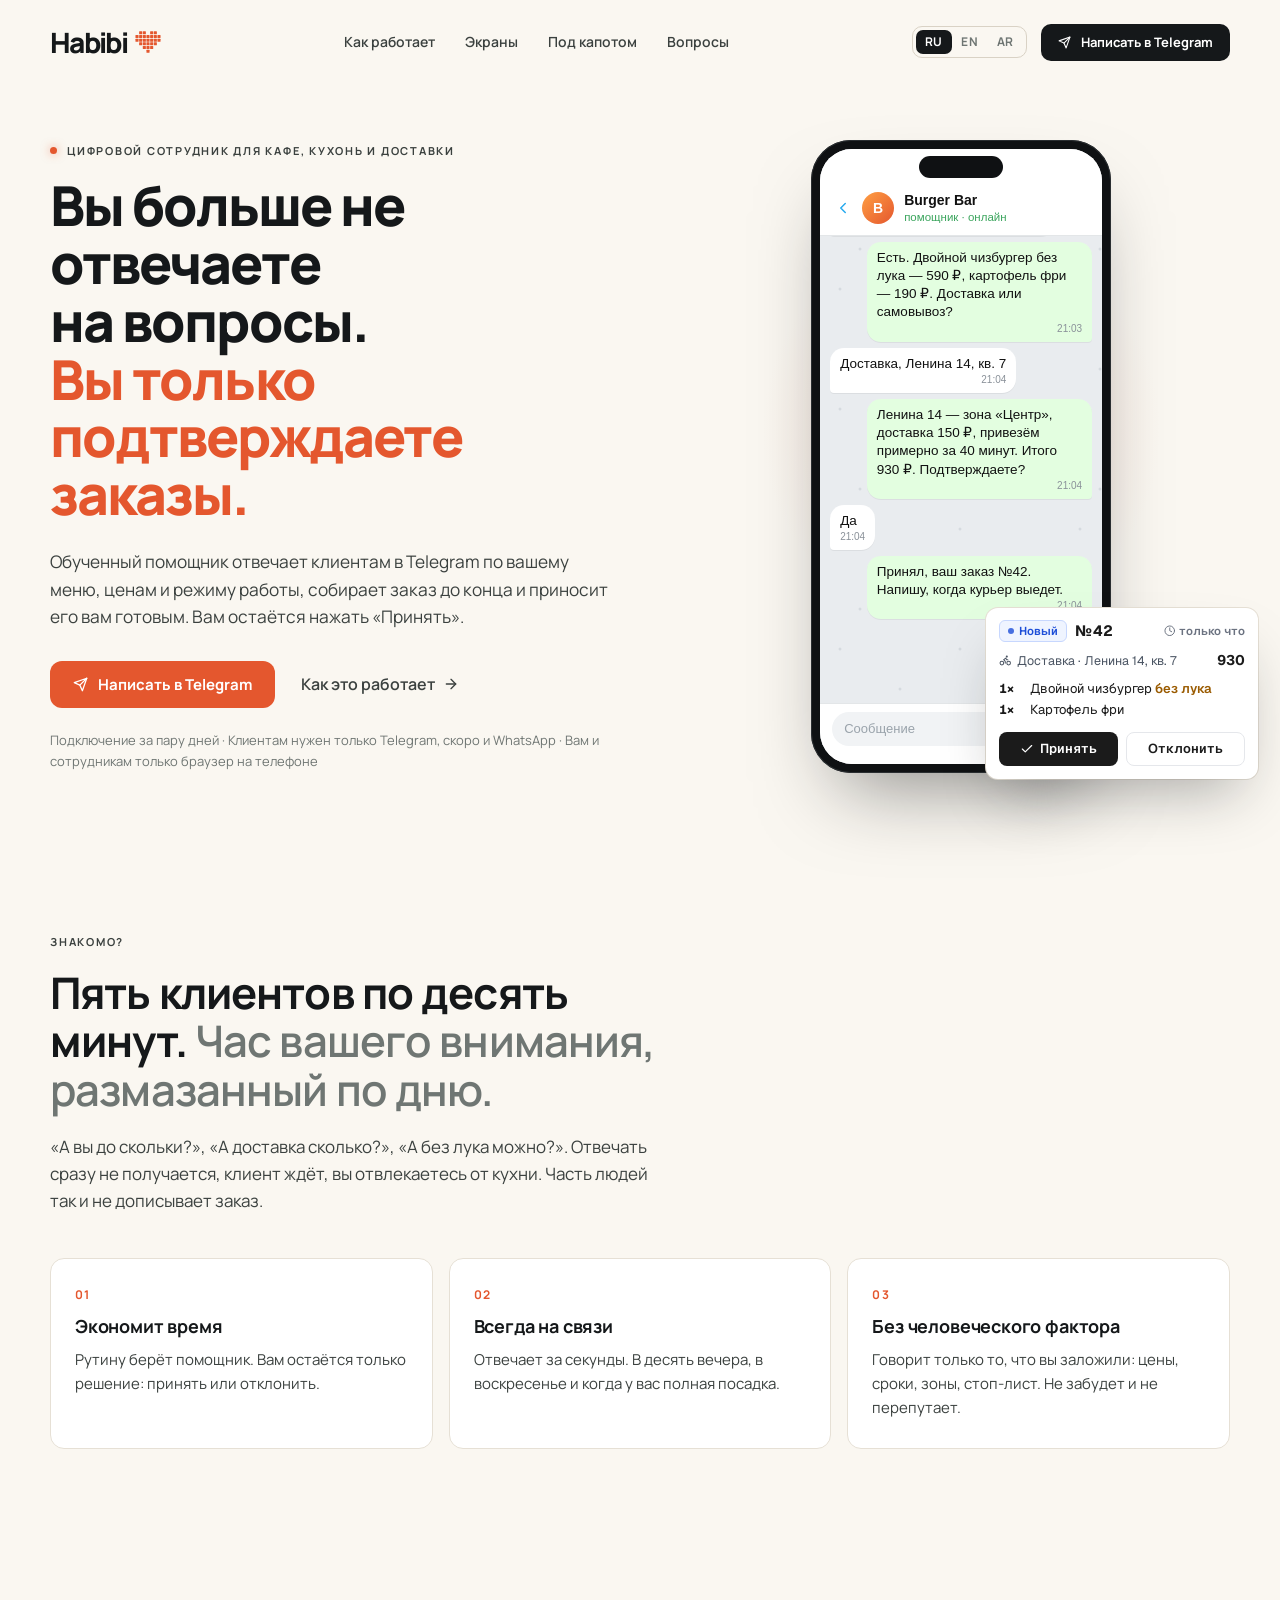
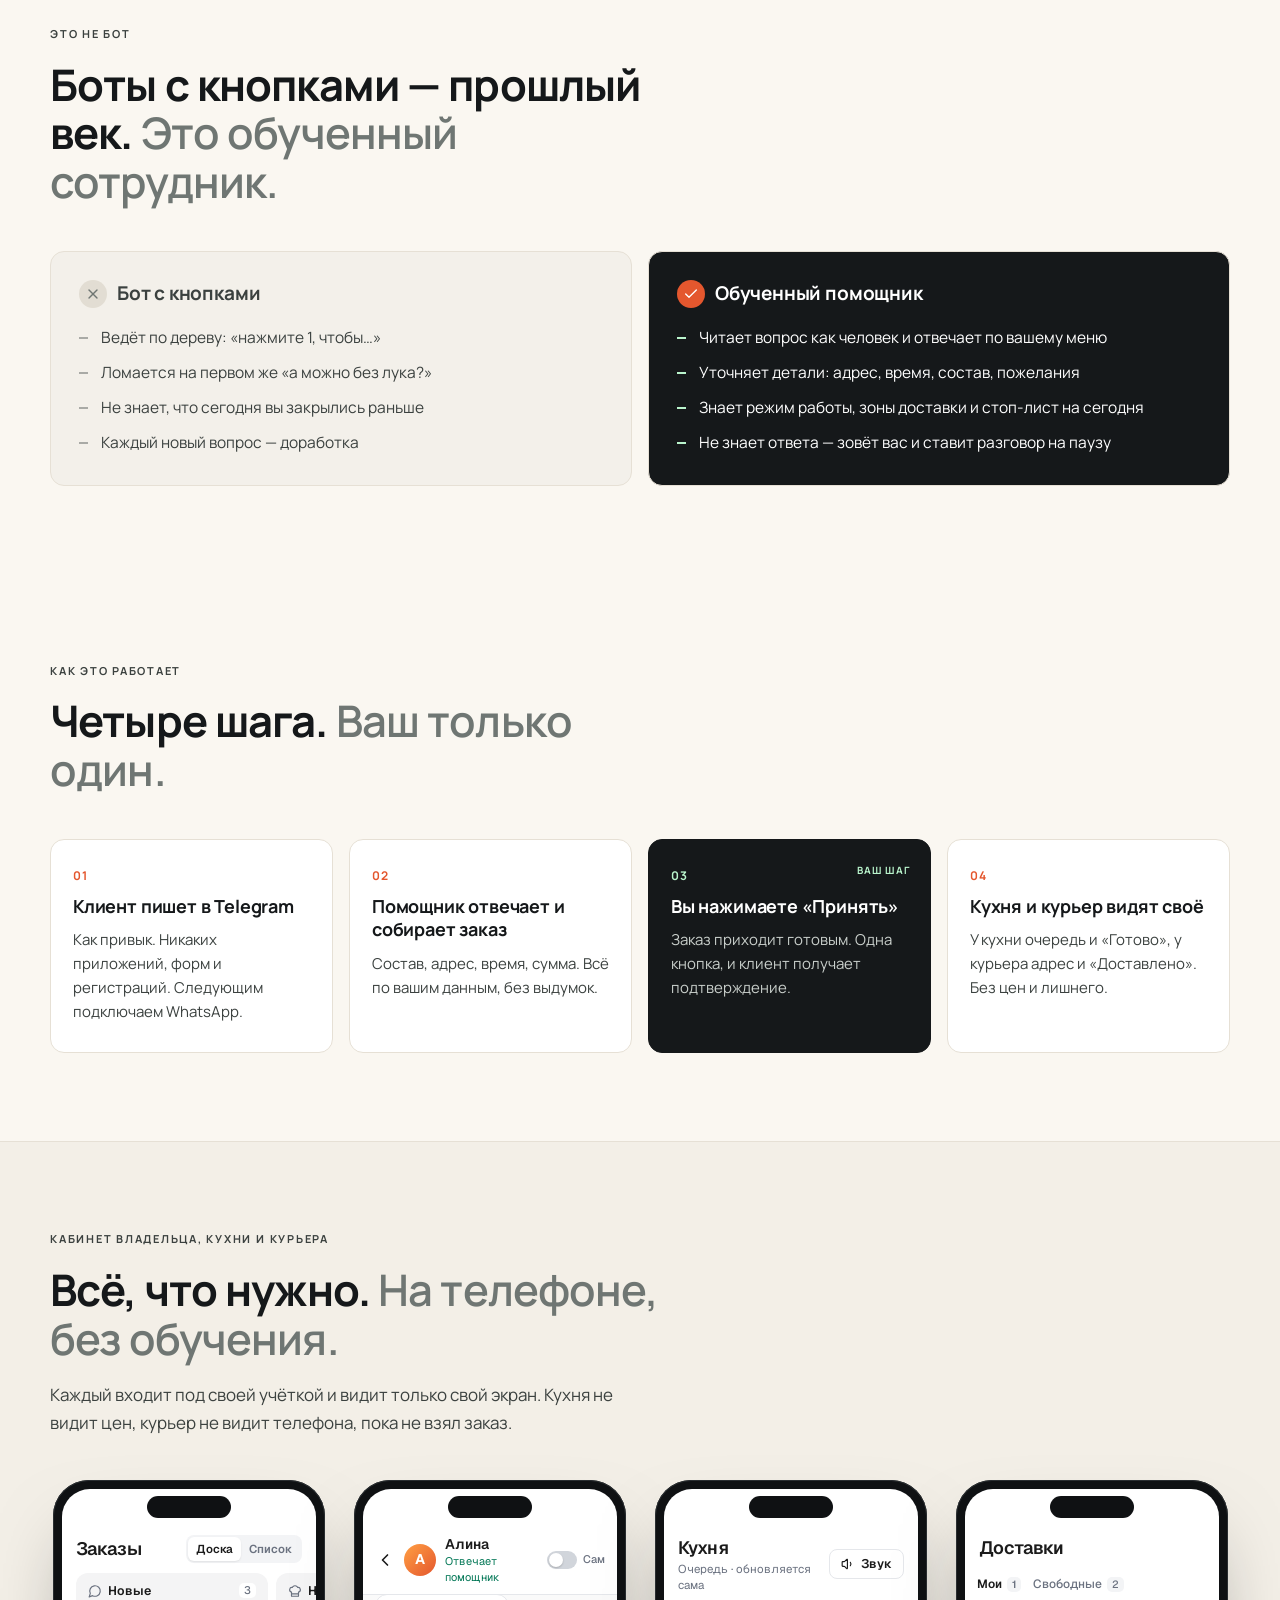
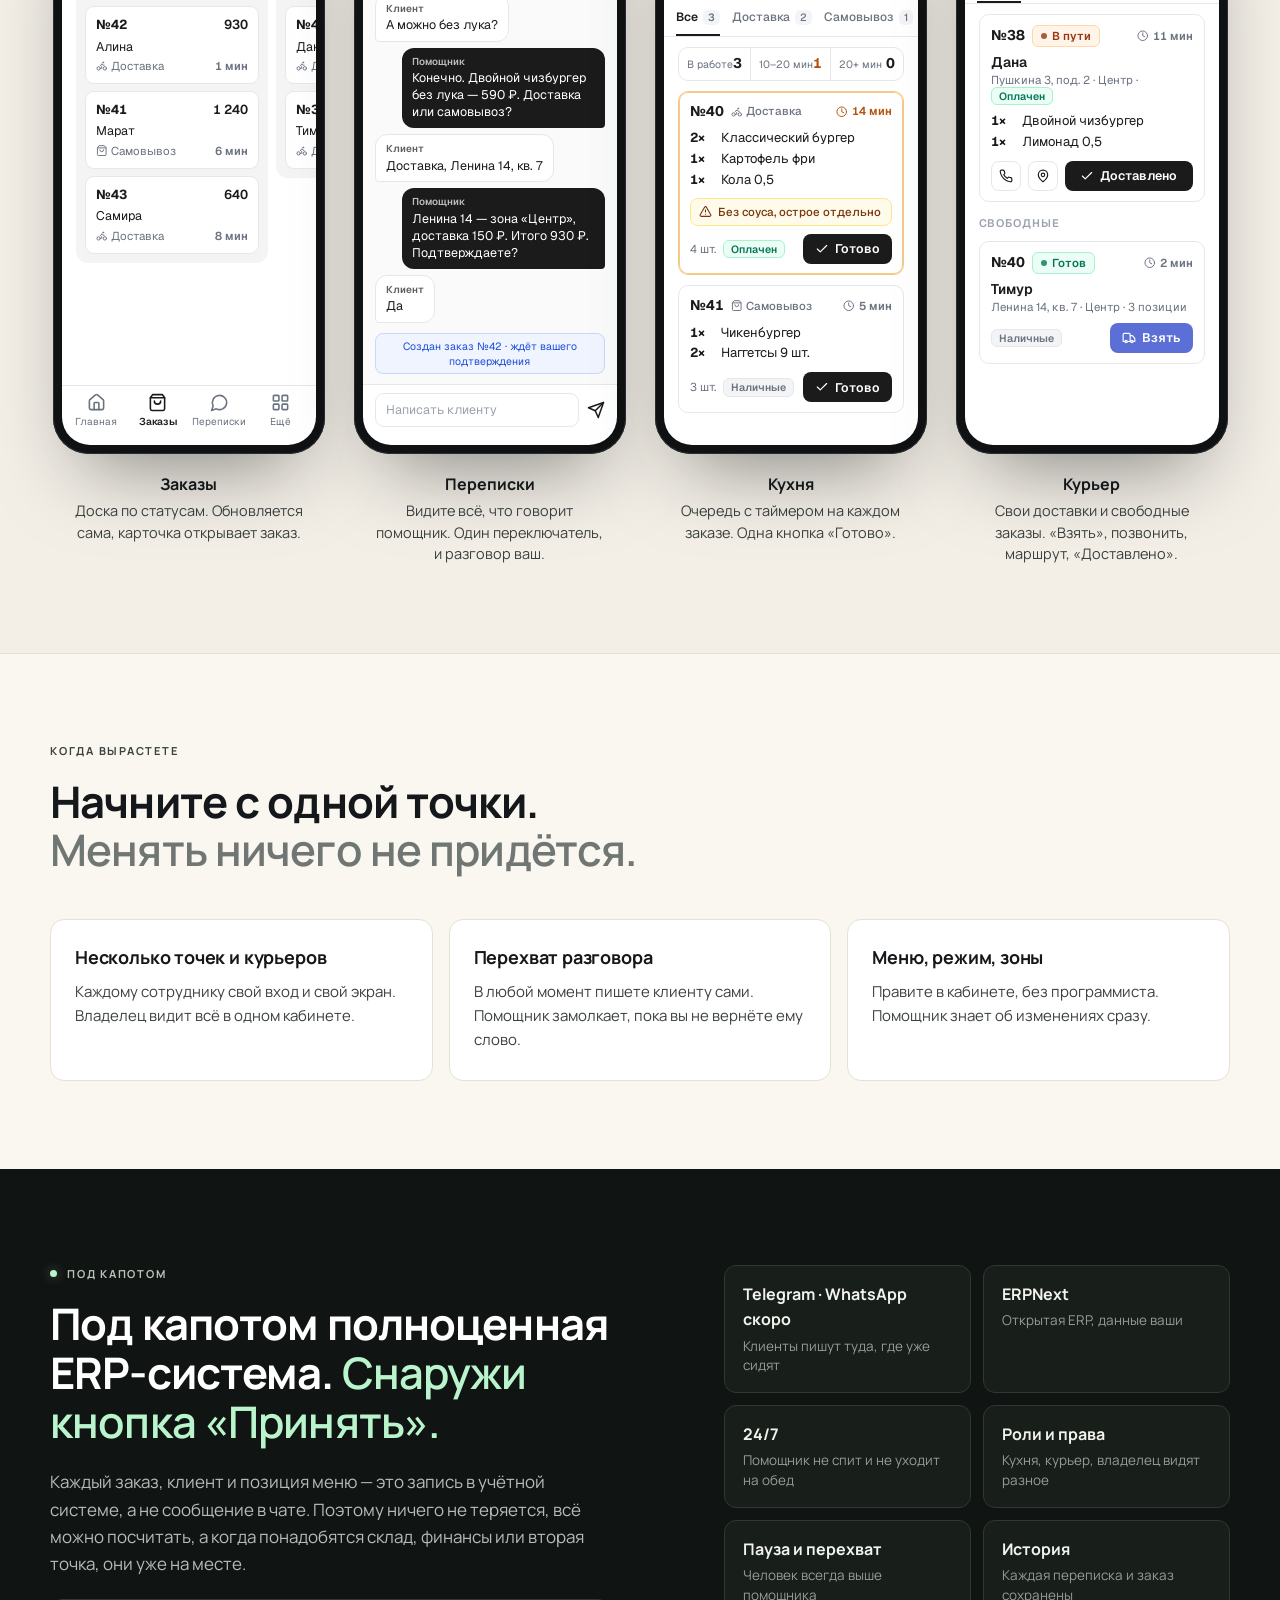
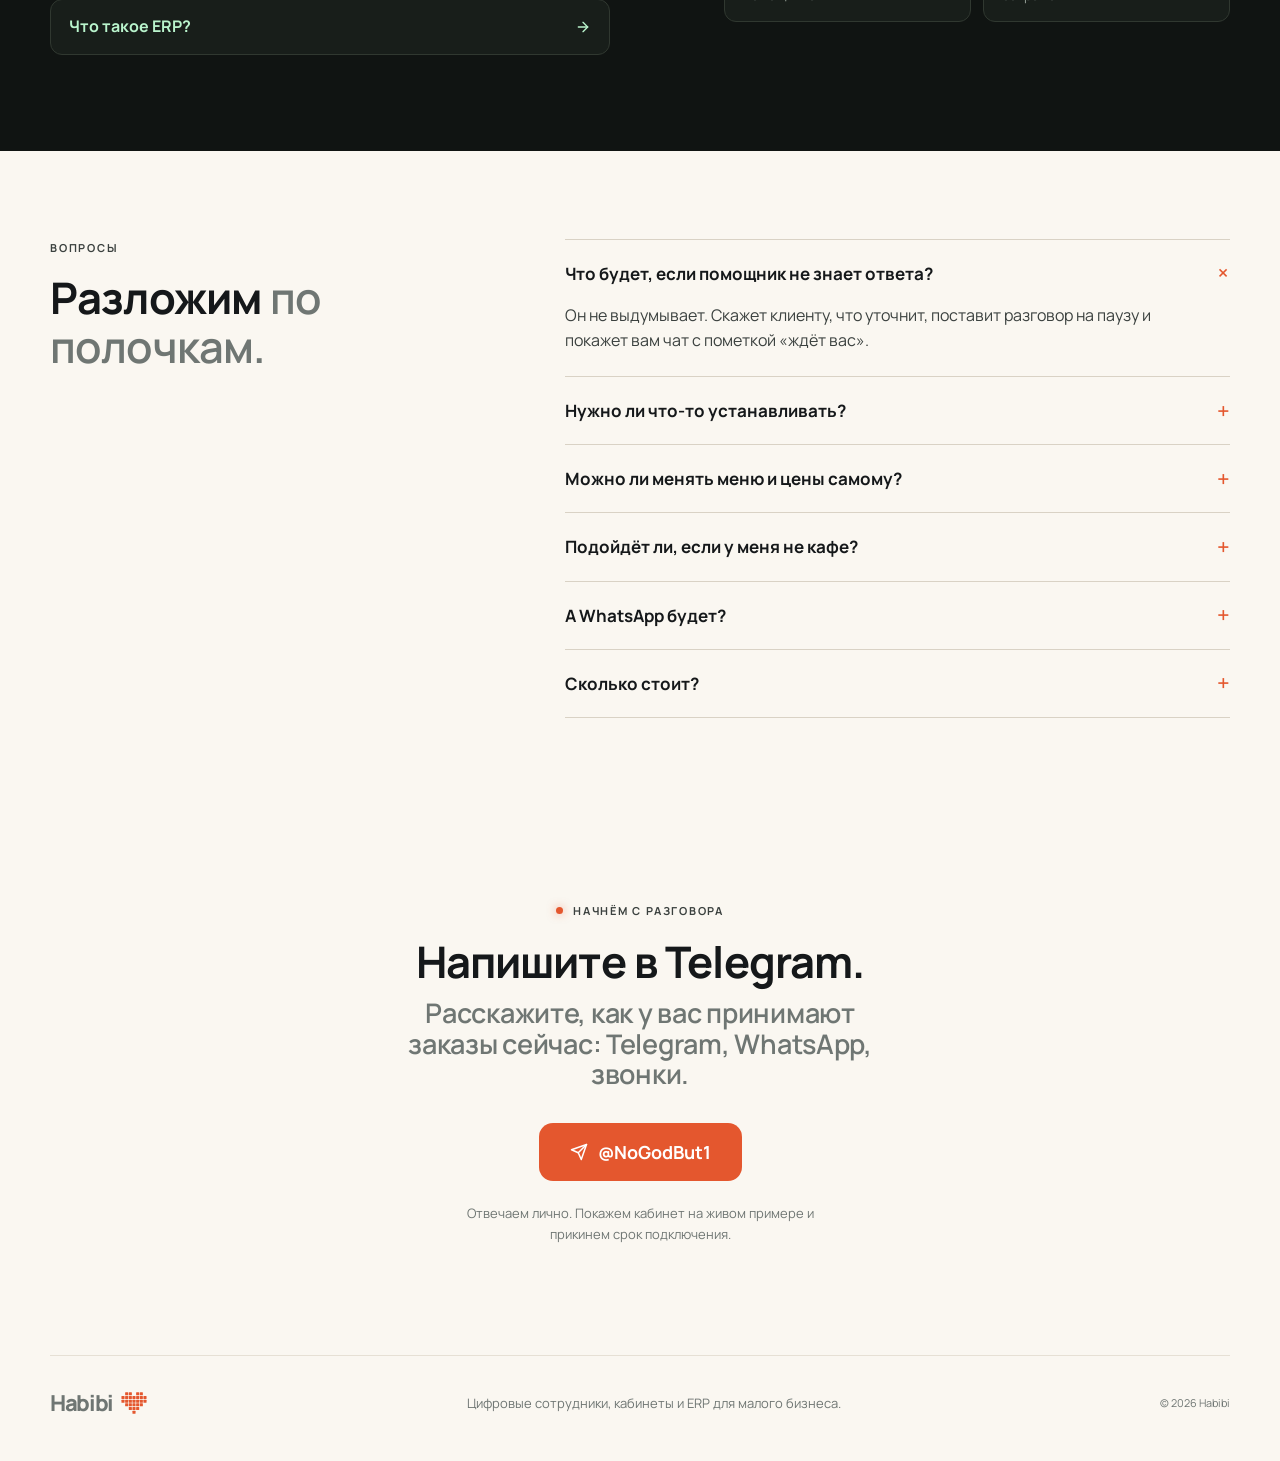
<file: index.html>
<!doctype html>
<html lang="ru">
<head>
<meta charset="UTF-8">
<meta name="viewport" content="width=device-width, initial-scale=1">
<title>Habibi — цифровой сотрудник для кафе и доставки</title>
<meta name="description" content="Обученный помощник отвечает клиентам в Telegram по вашему меню и режиму работы, собирает заказ и приносит его вам готовым. Вы только нажимаете «Принять».">
<link rel="canonical" href="https://cafe.habibi-erp.com/">
<link rel="alternate" hreflang="ru" href="https://cafe.habibi-erp.com/">
<link rel="alternate" hreflang="en" href="https://cafe.habibi-erp.com/en/">
<link rel="alternate" hreflang="ar" href="https://cafe.habibi-erp.com/ar/">
<link rel="alternate" hreflang="x-default" href="https://cafe.habibi-erp.com/">
<link rel="preconnect" href="https://fonts.googleapis.com">
<link rel="preconnect" href="https://fonts.gstatic.com" crossorigin>
<link href="https://fonts.googleapis.com/css2?family=Manrope:wght@400;500;600;700;800&family=Geist:wght@400;500;600;700&display=swap" rel="stylesheet">
<link rel="stylesheet" href="style.css">
</head>
<body>
<svg class="sprite" aria-hidden="true">
  <symbol id="i-mark" viewBox="0 0 7 6"><rect x="1.08" y="0.08" width=".84" height=".84" rx=".15" fill="currentColor"/><rect x="2.08" y="0.08" width=".84" height=".84" rx=".15" fill="currentColor"/><rect x="4.08" y="0.08" width=".84" height=".84" rx=".15" fill="currentColor"/><rect x="5.08" y="0.08" width=".84" height=".84" rx=".15" fill="currentColor"/><rect x="0.08" y="1.08" width=".84" height=".84" rx=".15" fill="currentColor"/><rect x="1.08" y="1.08" width=".84" height=".84" rx=".15" fill="currentColor"/><rect x="2.08" y="1.08" width=".84" height=".84" rx=".15" fill="currentColor"/><rect x="3.08" y="1.08" width=".84" height=".84" rx=".15" fill="currentColor"/><rect x="4.08" y="1.08" width=".84" height=".84" rx=".15" fill="currentColor"/><rect x="5.08" y="1.08" width=".84" height=".84" rx=".15" fill="currentColor"/><rect x="6.08" y="1.08" width=".84" height=".84" rx=".15" fill="currentColor"/><rect x="0.08" y="2.08" width=".84" height=".84" rx=".15" fill="currentColor"/><rect x="1.08" y="2.08" width=".84" height=".84" rx=".15" fill="currentColor"/><rect x="2.08" y="2.08" width=".84" height=".84" rx=".15" fill="currentColor"/><rect x="3.08" y="2.08" width=".84" height=".84" rx=".15" fill="currentColor"/><rect x="4.08" y="2.08" width=".84" height=".84" rx=".15" fill="currentColor"/><rect x="5.08" y="2.08" width=".84" height=".84" rx=".15" fill="currentColor"/><rect x="6.08" y="2.08" width=".84" height=".84" rx=".15" fill="currentColor"/><rect x="1.08" y="3.08" width=".84" height=".84" rx=".15" fill="currentColor"/><rect x="2.08" y="3.08" width=".84" height=".84" rx=".15" fill="currentColor"/><rect x="3.08" y="3.08" width=".84" height=".84" rx=".15" fill="currentColor"/><rect x="4.08" y="3.08" width=".84" height=".84" rx=".15" fill="currentColor"/><rect x="5.08" y="3.08" width=".84" height=".84" rx=".15" fill="currentColor"/><rect x="2.08" y="4.08" width=".84" height=".84" rx=".15" fill="currentColor"/><rect x="3.08" y="4.08" width=".84" height=".84" rx=".15" fill="currentColor"/><rect x="4.08" y="4.08" width=".84" height=".84" rx=".15" fill="currentColor"/><rect x="3.08" y="5.08" width=".84" height=".84" rx=".15" fill="currentColor"/></symbol>
  <symbol id="i-clock" viewBox="0 0 24 24"><circle cx="12" cy="12" r="10"/><polyline points="12 6 12 12 16 14"/></symbol>
  <symbol id="i-check" viewBox="0 0 24 24"><polyline points="20 6 9 17 4 12"/></symbol>
  <symbol id="i-truck" viewBox="0 0 24 24"><path d="M14 18V6a2 2 0 0 0-2-2H4a2 2 0 0 0-2 2v11a1 1 0 0 0 1 1h2"/><path d="M15 18H9"/><path d="M19 18h2a1 1 0 0 0 1-1v-3.65a1 1 0 0 0-.22-.624l-3.48-4.35A1 1 0 0 0 17.52 8H14"/><circle cx="17" cy="18" r="2"/><circle cx="7" cy="18" r="2"/></symbol>
  <symbol id="i-phone" viewBox="0 0 24 24"><path d="M22 16.92v3a2 2 0 0 1-2.18 2 19.79 19.79 0 0 1-8.63-3.07 19.5 19.5 0 0 1-6-6 19.79 19.79 0 0 1-3.07-8.67A2 2 0 0 1 4.11 2h3a2 2 0 0 1 2 1.72 12.84 12.84 0 0 0 .7 2.81 2 2 0 0 1-.45 2.11L8.09 9.91a16 16 0 0 0 6 6l1.27-1.27a2 2 0 0 1 2.11-.45 12.84 12.84 0 0 0 2.81.7A2 2 0 0 1 22 16.92z"/></symbol>
  <symbol id="i-pin" viewBox="0 0 24 24"><path d="M20 10c0 6-8 12-8 12s-8-6-8-12a8 8 0 0 1 16 0Z"/><circle cx="12" cy="10" r="3"/></symbol>
  <symbol id="i-bike" viewBox="0 0 24 24"><circle cx="18.5" cy="17.5" r="3.5"/><circle cx="5.5" cy="17.5" r="3.5"/><circle cx="15" cy="5" r="1"/><path d="M12 17.5V14l-3-3 4-3 2 3h2"/></symbol>
  <symbol id="i-bag" viewBox="0 0 24 24"><path d="M6 2 3 6v14a2 2 0 0 0 2 2h14a2 2 0 0 0 2-2V6l-3-4Z"/><path d="M3 6h18"/><path d="M16 10a4 4 0 0 1-8 0"/></symbol>
  <symbol id="i-chef" viewBox="0 0 24 24"><path d="M6 13.87A4 4 0 0 1 7.41 6a5.11 5.11 0 0 1 1.05-1.54 5 5 0 0 1 7.08 0A5.11 5.11 0 0 1 16.59 6 4 4 0 0 1 18 13.87V21H6Z"/><path d="M6 17h12"/></symbol>
  <symbol id="i-chat" viewBox="0 0 24 24"><path d="M7.9 20A9 9 0 1 0 4 16.1L2 22Z"/></symbol>
  <symbol id="i-house" viewBox="0 0 24 24"><path d="M15 21v-8a1 1 0 0 0-1-1h-4a1 1 0 0 0-1 1v8"/><path d="M3 10a2 2 0 0 1 .709-1.528l7-5.999a2 2 0 0 1 2.582 0l7 5.999A2 2 0 0 1 21 10v9a2 2 0 0 1-2 2H5a2 2 0 0 1-2-2z"/></symbol>
  <symbol id="i-send" viewBox="0 0 24 24"><path d="m22 2-7 20-4-9-9-4Z"/><path d="M22 2 11 13"/></symbol>
  <symbol id="i-volume" viewBox="0 0 24 24"><path d="M11 4.702a.705.705 0 0 0-1.203-.498L6.413 7.587A1.4 1.4 0 0 1 5.416 8H3a1 1 0 0 0-1 1v6a1 1 0 0 0 1 1h2.416a1.4 1.4 0 0 1 .997.413l3.383 3.384A.705.705 0 0 0 11 19.298z"/><path d="M16 9a5 5 0 0 1 0 6"/></symbol>
  <symbol id="i-alert" viewBox="0 0 24 24"><path d="m21.73 18-8-14a2 2 0 0 0-3.48 0l-8 14A2 2 0 0 0 4 21h16a2 2 0 0 0 1.73-3"/><path d="M12 9v4"/><path d="M12 17h.01"/></symbol>
  <symbol id="i-back" viewBox="0 0 24 24"><path d="m15 18-6-6 6-6"/></symbol>
  <symbol id="i-grid" viewBox="0 0 24 24"><rect x="3" y="3" width="7" height="7" rx="1"/><rect x="14" y="3" width="7" height="7" rx="1"/><rect x="14" y="14" width="7" height="7" rx="1"/><rect x="3" y="14" width="7" height="7" rx="1"/></symbol>
  <symbol id="i-x" viewBox="0 0 24 24"><path d="M18 6 6 18"/><path d="m6 6 12 12"/></symbol>
  <symbol id="i-arrow" viewBox="0 0 24 24"><path d="M5 12h14"/><path d="m12 5 7 7-7 7"/></symbol>
</svg>

<header class="top wrap">
  <a class="brand" href="#top">Habibi<svg class="brandmark" aria-hidden="true"><use href="#i-mark"/></svg></a>
  <nav class="menu" aria-label="Разделы">
    <a href="#how">Как работает</a>
    <a href="#screens">Экраны</a>
    <a href="#hood">Под капотом</a>
    <a href="#faq">Вопросы</a>
  </nav>
  <div class="top-actions">
    <nav class="lang" aria-label="Язык"><a class="on" aria-current="page">RU</a><a href="en/" hreflang="en" lang="en">EN</a><a href="ar/" hreflang="ar" lang="ar">AR</a></nav>
    <a class="btn btn-ink btn-sm" href="https://t.me/NoGodBut1" target="_blank" rel="noopener"><svg class="ic"><use href="#i-send"/></svg><span>Написать в Telegram</span></a>
  </div>
</header>

<main id="top">

<!-- ================= HERO ================= -->
<section class="hero wrap">
  <div class="hero-copy">
    <p class="eyebrow"><i></i>Цифровой сотрудник для кафе, кухонь и доставки</p>
    <h1>Вы больше не отвечаете на&nbsp;вопросы. <span>Вы только подтверждаете заказы.</span></h1>
    <p class="lead">Обученный помощник отвечает клиентам в Telegram по вашему меню, ценам и режиму работы, собирает заказ до конца и приносит его вам готовым. Вам остаётся нажать «Принять».</p>
    <div class="actions">
      <a class="btn btn-accent" href="https://t.me/NoGodBut1" target="_blank" rel="noopener"><svg class="ic"><use href="#i-send"/></svg>Написать в Telegram</a>
      <a class="textlink" href="#how">Как это работает <svg class="ic"><use href="#i-arrow"/></svg></a>
    </div>
    <p class="footnote">Подключение за пару дней · Клиентам нужен только Telegram, скоро и WhatsApp · Вам и сотрудникам только браузер на телефоне</p>
  </div>

  <div class="hero-visual" aria-label="Переписка клиента с помощником и карточка готового заказа у владельца">
    <div class="phone">
      <div class="tg">
        <div class="tg-head">
          <svg class="ic"><use href="#i-back"/></svg>
          <span class="tg-ava">B</span>
          <div><b>Burger Bar</b><small>помощник · онлайн</small></div>
        </div>
        <div class="tg-body">
          <div class="msg in">Здравствуйте, а вы сегодня до скольки?<time>21:02</time></div>
          <div class="msg out">Здравствуйте! Сегодня до 23:00, доставку принимаем до 22:30. Подсказать что-нибудь из меню?<time>21:02</time></div>
          <div class="msg in">Двойной чизбургер есть? И картошку. Только без лука<time>21:03</time></div>
          <div class="msg out">Есть. Двойной чизбургер без лука — 590 ₽, картофель фри — 190 ₽. Доставка или самовывоз?<time>21:03</time></div>
          <div class="msg in">Доставка, Ленина 14, кв. 7<time>21:04</time></div>
          <div class="msg out">Ленина 14 — зона «Центр», доставка 150 ₽, привезём примерно за 40 минут. Итого 930 ₽. Подтверждаете?<time>21:04</time></div>
          <div class="msg in">Да<time>21:04</time></div>
          <div class="msg out">Принял, ваш заказ №42. Напишу, когда курьер выедет.<time>21:04</time></div>
        </div>
        <div class="tg-input"><span>Сообщение</span></div>
      </div>
    </div>

    <div class="float-card cab" aria-label="Карточка заказа у владельца">
      <div class="fc-head"><span class="badge new">Новый</span><b>№42</b><span class="age"><svg class="ic"><use href="#i-clock"/></svg>только что</span></div>
      <div class="fc-sum"><span><svg class="ic"><use href="#i-bike"/></svg>Доставка · Ленина 14, кв. 7</span><b>930</b></div>
      <ul class="items">
        <li><b>1×</b><span>Двойной чизбургер <em>без лука</em></span></li>
        <li><b>1×</b><span>Картофель фри</span></li>
      </ul>
      <div class="fc-actions"><button class="ubtn dark" type="button"><svg class="ic"><use href="#i-check"/></svg>Принять</button><button class="ubtn outline" type="button">Отклонить</button></div>
    </div>
  </div>
</section>

<!-- ================= PAIN ================= -->
<section class="section wrap" id="pain">
  <div class="section-head">
    <p class="eyebrow">Знакомо?</p>
    <h2>Пять клиентов по десять минут. <span class="muted">Час вашего внимания, размазанный по дню.</span></h2>
    <p class="section-lead">«А вы до скольки?», «А доставка сколько?», «А без лука можно?». Отвечать сразу не получается, клиент ждёт, вы отвлекаетесь от кухни. Часть людей так и не дописывает заказ.</p>
  </div>
  <div class="tiles">
    <article><span class="num">01</span><h3>Экономит время</h3><p>Рутину берёт помощник. Вам остаётся только решение: принять или отклонить.</p></article>
    <article><span class="num">02</span><h3>Всегда на связи</h3><p>Отвечает за секунды. В десять вечера, в воскресенье и когда у вас полная посадка.</p></article>
    <article><span class="num">03</span><h3>Без человеческого фактора</h3><p>Говорит только то, что вы заложили: цены, сроки, зоны, стоп-лист. Не забудет и не перепутает.</p></article>
  </div>
</section>

<!-- ================= NOT A BOT ================= -->
<section class="section wrap" id="notbot">
  <div class="section-head">
    <p class="eyebrow">Это не бот</p>
    <h2>Боты с кнопками — прошлый век. <span class="muted">Это обученный сотрудник.</span></h2>
  </div>
  <div class="compare">
    <article class="old">
      <h3><svg class="ic"><use href="#i-x"/></svg>Бот с кнопками</h3>
      <ul>
        <li>Ведёт по дереву: «нажмите 1, чтобы…»</li>
        <li>Ломается на первом же «а можно без лука?»</li>
        <li>Не знает, что сегодня вы закрылись раньше</li>
        <li>Каждый новый вопрос — доработка</li>
      </ul>
    </article>
    <article class="new">
      <h3><svg class="ic"><use href="#i-check"/></svg>Обученный помощник</h3>
      <ul>
        <li>Читает вопрос как человек и отвечает по вашему меню</li>
        <li>Уточняет детали: адрес, время, состав, пожелания</li>
        <li>Знает режим работы, зоны доставки и стоп-лист на сегодня</li>
        <li>Не знает ответа — зовёт вас и ставит разговор на паузу</li>
      </ul>
    </article>
  </div>
</section>

<!-- ================= HOW ================= -->
<section class="section wrap" id="how">
  <div class="section-head">
    <p class="eyebrow">Как это работает</p>
    <h2>Четыре шага. <span class="muted">Ваш только один.</span></h2>
  </div>
  <ol class="steps">
    <li>
      <span class="num">01</span>
      <h3>Клиент пишет в Telegram</h3>
      <p>Как привык. Никаких приложений, форм и регистраций. Следующим подключаем WhatsApp.</p>
    </li>
    <li>
      <span class="num">02</span>
      <h3>Помощник отвечает и собирает заказ</h3>
      <p>Состав, адрес, время, сумма. Всё по вашим данным, без выдумок.</p>
    </li>
    <li class="yours">
      <span class="num">03</span>
      <h3>Вы нажимаете «Принять»</h3>
      <p>Заказ приходит готовым. Одна кнопка, и клиент получает подтверждение.</p>
    </li>
    <li>
      <span class="num">04</span>
      <h3>Кухня и курьер видят своё</h3>
      <p>У кухни очередь и «Готово», у курьера адрес и «Доставлено». Без цен и лишнего.</p>
    </li>
  </ol>
</section>

<!-- ================= SCREENS ================= -->
<section class="section screens" id="screens">
  <div class="wrap">
    <div class="section-head">
      <p class="eyebrow">Кабинет владельца, кухни и курьера</p>
      <h2>Всё, что нужно. <span class="muted">На телефоне, без обучения.</span></h2>
      <p class="section-lead">Каждый входит под своей учёткой и видит только свой экран. Кухня не видит цен, курьер не видит телефона, пока не взял заказ.</p>
    </div>

    <div class="gallery">

      <!-- Заказы -->
      <figure>
        <div class="phone small">
          <div class="cab app">
            <div class="app-top"><b>Заказы</b><span class="toggle"><i class="on">Доска</i><i>Список</i></span></div>
            <div class="board">
              <section class="col">
                <h4><svg class="ic"><use href="#i-chat"/></svg>Новые<span>3</span></h4>
                <a class="bcard"><div class="r1"><b>№42</b><b>930</b></div><div class="r2">Алина</div><div class="r3"><span><svg class="ic"><use href="#i-bike"/></svg>Доставка</span><span class="age">1 мин</span></div></a>
                <a class="bcard"><div class="r1"><b>№41</b><b>1 240</b></div><div class="r2">Марат</div><div class="r3"><span><svg class="ic"><use href="#i-bag"/></svg>Самовывоз</span><span class="age">6 мин</span></div></a>
                <a class="bcard"><div class="r1"><b>№43</b><b>640</b></div><div class="r2">Самира</div><div class="r3"><span><svg class="ic"><use href="#i-bike"/></svg>Доставка</span><span class="age">8 мин</span></div></a>
              </section>
              <section class="col">
                <h4><svg class="ic"><use href="#i-chef"/></svg>На кухне<span>3</span></h4>
                <a class="bcard"><div class="r1"><b>№40</b><b>780</b></div><div class="r2">Дана</div><div class="r3"><span><svg class="ic"><use href="#i-bike"/></svg>Доставка</span><span class="age">9 мин</span></div></a>
                <a class="bcard"><div class="r1"><b>№39</b><b>1 560</b></div><div class="r2">Тимур</div><div class="r3"><span><svg class="ic"><use href="#i-bike"/></svg>Доставка</span><span class="age">12 мин</span></div></a>
              </section>
            </div>
            <nav class="tabbar"><span><svg class="ic"><use href="#i-house"/></svg>Главная</span><span class="on"><svg class="ic"><use href="#i-bag"/></svg>Заказы</span><span><svg class="ic"><use href="#i-chat"/></svg>Переписки</span><span><svg class="ic"><use href="#i-grid"/></svg>Ещё</span></nav>
          </div>
        </div>
        <figcaption><b>Заказы</b>Доска по статусам. Обновляется сама, карточка открывает заказ.</figcaption>
      </figure>

      <!-- Переписки -->
      <figure>
        <div class="phone small">
          <div class="cab app">
            <div class="thread-head"><svg class="ic"><use href="#i-back"/></svg><span class="ava">А</span><div><b>Алина</b><small class="ok">Отвечает помощник</small></div><label class="switch"><i></i>Сам</label></div>
            <div class="thread">
              <div class="day">Сегодня</div>
              <div class="bub c"><small>Клиент</small>А можно без лука?</div>
              <div class="bub b"><small>Помощник</small>Конечно. Двойной чизбургер без лука — 590 ₽. Доставка или самовывоз?</div>
              <div class="bub c"><small>Клиент</small>Доставка, Ленина 14, кв. 7</div>
              <div class="bub b"><small>Помощник</small>Ленина 14 — зона «Центр», доставка 150 ₽. Итого 930 ₽. Подтверждаете?</div>
              <div class="bub c"><small>Клиент</small>Да</div>
              <div class="sys">Создан заказ №42 · ждёт вашего подтверждения</div>
            </div>
            <div class="thread-input"><span>Написать клиенту</span><svg class="ic"><use href="#i-send"/></svg></div>
          </div>
        </div>
        <figcaption><b>Переписки</b>Видите всё, что говорит помощник. Один переключатель, и разговор ваш.</figcaption>
      </figure>

      <!-- Кухня -->
      <figure>
        <div class="phone small">
          <div class="cab app">
            <div class="app-top"><div><b>Кухня</b><small>Очередь · обновляется сама</small></div><span class="ubtn outline xs"><svg class="ic"><use href="#i-volume"/></svg>Звук</span></div>
            <div class="utabs"><span class="on">Все <i>3</i></span><span>Доставка <i>2</i></span><span>Самовывоз <i>1</i></span></div>
            <div class="summary"><div><span>В работе</span><b>3</b></div><div><span>10–20 мин</span><b class="warn">1</b></div><div><span>20+ мин</span><b>0</b></div></div>
            <article class="kcard warn">
              <header><b>№40</b><span class="kind"><svg class="ic"><use href="#i-bike"/></svg>Доставка</span><span class="timer warn"><svg class="ic"><use href="#i-clock"/></svg>14 мин</span></header>
              <ul class="items"><li><b>2×</b><span>Классический бургер</span></li><li><b>1×</b><span>Картофель фри</span></li><li><b>1×</b><span>Кола 0,5</span></li></ul>
              <div class="note"><svg class="ic"><use href="#i-alert"/></svg>Без соуса, острое отдельно</div>
              <footer><span class="pcs">4 шт.</span><span class="pay">Оплачен</span><span class="ubtn dark xs"><svg class="ic"><use href="#i-check"/></svg>Готово</span></footer>
            </article>
            <article class="kcard">
              <header><b>№41</b><span class="kind"><svg class="ic"><use href="#i-bag"/></svg>Самовывоз</span><span class="timer"><svg class="ic"><use href="#i-clock"/></svg>5 мин</span></header>
              <ul class="items"><li><b>1×</b><span>Чикенбургер</span></li><li><b>2×</b><span>Наггетсы 9 шт.</span></li></ul>
              <footer><span class="pcs">3 шт.</span><span class="pay cash">Наличные</span><span class="ubtn dark xs"><svg class="ic"><use href="#i-check"/></svg>Готово</span></footer>
            </article>
          </div>
        </div>
        <figcaption><b>Кухня</b>Очередь с таймером на каждом заказе. Одна кнопка «Готово».</figcaption>
      </figure>

      <!-- Курьер -->
      <figure>
        <div class="phone small">
          <div class="cab app">
            <div class="app-top"><b>Доставки</b></div>
            <div class="utabs"><span class="on">Мои <i>1</i></span><span>Свободные <i>2</i></span></div>
            <article class="kcard">
              <header><b>№38</b><span class="badge progress">В пути</span><span class="timer"><svg class="ic"><use href="#i-clock"/></svg>11 мин</span></header>
              <div class="where"><b>Дана</b><small>Пушкина 3, под. 2 · Центр · <span class="pay">Оплачен</span></small></div>
              <ul class="items"><li><b>1×</b><span>Двойной чизбургер</span></li><li><b>1×</b><span>Лимонад 0,5</span></li></ul>
              <footer><span class="ubtn outline sq"><svg class="ic"><use href="#i-phone"/></svg></span><span class="ubtn outline sq"><svg class="ic"><use href="#i-pin"/></svg></span><span class="ubtn dark xs grow"><svg class="ic"><use href="#i-check"/></svg>Доставлено</span></footer>
            </article>
            <div class="sep">Свободные</div>
            <article class="kcard">
              <header><b>№40</b><span class="badge ok">Готов</span><span class="timer"><svg class="ic"><use href="#i-clock"/></svg>2 мин</span></header>
              <div class="where"><b>Тимур</b><small>Ленина 14, кв. 7 · Центр · 3 позиции</small></div>
              <footer><span class="pay cash">Наличные</span><span class="ubtn primary xs right"><svg class="ic"><use href="#i-truck"/></svg>Взять</span></footer>
            </article>
          </div>
        </div>
        <figcaption><b>Курьер</b>Свои доставки и свободные заказы. «Взять», позвонить, маршрут, «Доставлено».</figcaption>
      </figure>

    </div>
  </div>
</section>

<!-- ================= SCALE ================= -->
<section class="section wrap" id="scale">
  <div class="section-head">
    <p class="eyebrow">Когда вырастете</p>
    <h2>Начните с одной точки. <span class="muted">Менять ничего не придётся.</span></h2>
  </div>
  <div class="tiles">
    <article><h3>Несколько точек и курьеров</h3><p>Каждому сотруднику свой вход и свой экран. Владелец видит всё в одном кабинете.</p></article>
    <article><h3>Перехват разговора</h3><p>В любой момент пишете клиенту сами. Помощник замолкает, пока вы не вернёте ему слово.</p></article>
    <article><h3>Меню, режим, зоны</h3><p>Правите в кабинете, без программиста. Помощник знает об изменениях сразу.</p></article>
  </div>
</section>

<!-- ================= UNDER THE HOOD ================= -->
<section class="hood" id="hood">
  <div class="wrap">
    <div class="hood-grid">
      <div>
        <p class="eyebrow"><i></i>Под капотом</p>
        <h2>Под капотом полноценная ERP-система. <span>Снаружи кнопка «Принять».</span></h2>
        <p class="hood-lead">Каждый заказ, клиент и позиция меню — это запись в учётной системе, а не сообщение в чате. Поэтому ничего не теряется, всё можно посчитать, а когда понадобятся склад, финансы или вторая точка, они уже на месте.</p>
        <details class="hint">
          <summary>Что такое ERP?<svg class="ic"><use href="#i-arrow"/></svg></summary>
          <p>Одна программа вместо тетради, таблиц и переписок. Заказы, клиенты, меню, деньги и сотрудники живут в одном месте, с историей и отчётами. Мы используем ERPNext — открытую систему, которой пользуются десятки тысяч компаний по всему миру.</p>
        </details>
      </div>
      <ul class="chips">
        <li><b>Telegram · WhatsApp скоро</b><span>Клиенты пишут туда, где уже сидят</span></li>
        <li><b>ERPNext</b><span>Открытая ERP, данные ваши</span></li>
        <li><b>24/7</b><span>Помощник не спит и не уходит на обед</span></li>
        <li><b>Роли и права</b><span>Кухня, курьер, владелец видят разное</span></li>
        <li><b>Пауза и перехват</b><span>Человек всегда выше помощника</span></li>
        <li><b>История</b><span>Каждая переписка и заказ сохранены</span></li>
      </ul>
    </div>
  </div>
</section>

<!-- ================= FAQ ================= -->
<section class="section wrap faq" id="faq">
  <div class="section-head">
    <p class="eyebrow">Вопросы</p>
    <h2>Разложим <span class="muted">по полочкам.</span></h2>
  </div>
  <div class="qa">
    <details open>
      <summary>Что будет, если помощник не знает ответа?<span>+</span></summary>
      <p>Он не выдумывает. Скажет клиенту, что уточнит, поставит разговор на паузу и покажет вам чат с пометкой «ждёт вас».</p>
    </details>
    <details>
      <summary>Нужно ли что-то устанавливать?<span>+</span></summary>
      <p>Нет. Клиентам хватает Telegram, вам и сотрудникам — браузера на телефоне. Кухне удобно с планшета.</p>
    </details>
    <details>
      <summary>Можно ли менять меню и цены самому?<span>+</span></summary>
      <p>Да, в кабинете. Помощник использует новые данные сразу, без переобучения и программиста.</p>
    </details>
    <details>
      <summary>Подойдёт ли, если у меня не кафе?<span>+</span></summary>
      <p>Схема та же для любого бизнеса, где люди пишут и заказывают: аренда, магазин, туры, услуги. Напишите, разберём ваш случай.</p>
    </details>
    <details>
      <summary>А WhatsApp будет?<span>+</span></summary>
      <p>Да, поддержка WhatsApp уже в работе. Напишите нам сейчас, и подключим вас в числе первых, как только откроем.</p>
    </details>
    <details>
      <summary>Сколько стоит?<span>+</span></summary>
      <p>Зависит от объёма и того, что уже есть. Напишите в Telegram, за один разговор посчитаем.</p>
    </details>
  </div>
</section>

<!-- ================= CONTACT ================= -->
<section class="contact wrap" id="contact">
  <p class="eyebrow"><i></i>Начнём с разговора</p>
  <h2>Напишите в Telegram. <span>Расскажите, как у вас принимают заказы сейчас: Telegram, WhatsApp, звонки.</span></h2>
  <a class="btn btn-accent btn-lg" href="https://t.me/NoGodBut1" target="_blank" rel="noopener"><svg class="ic"><use href="#i-send"/></svg>@NoGodBut1</a>
  <p class="footnote">Отвечаем лично. Покажем кабинет на живом примере и прикинем срок подключения.</p>
</section>

</main>

<footer class="wrap">
  <a class="brand" href="#top">Habibi<svg class="brandmark" aria-hidden="true"><use href="#i-mark"/></svg></a>
  <p>Цифровые сотрудники, кабинеты и ERP для малого бизнеса.</p>
  <small>© 2026 Habibi</small>
</footer>
<script src="slider.js" defer></script>
</body>
</html>
</file>
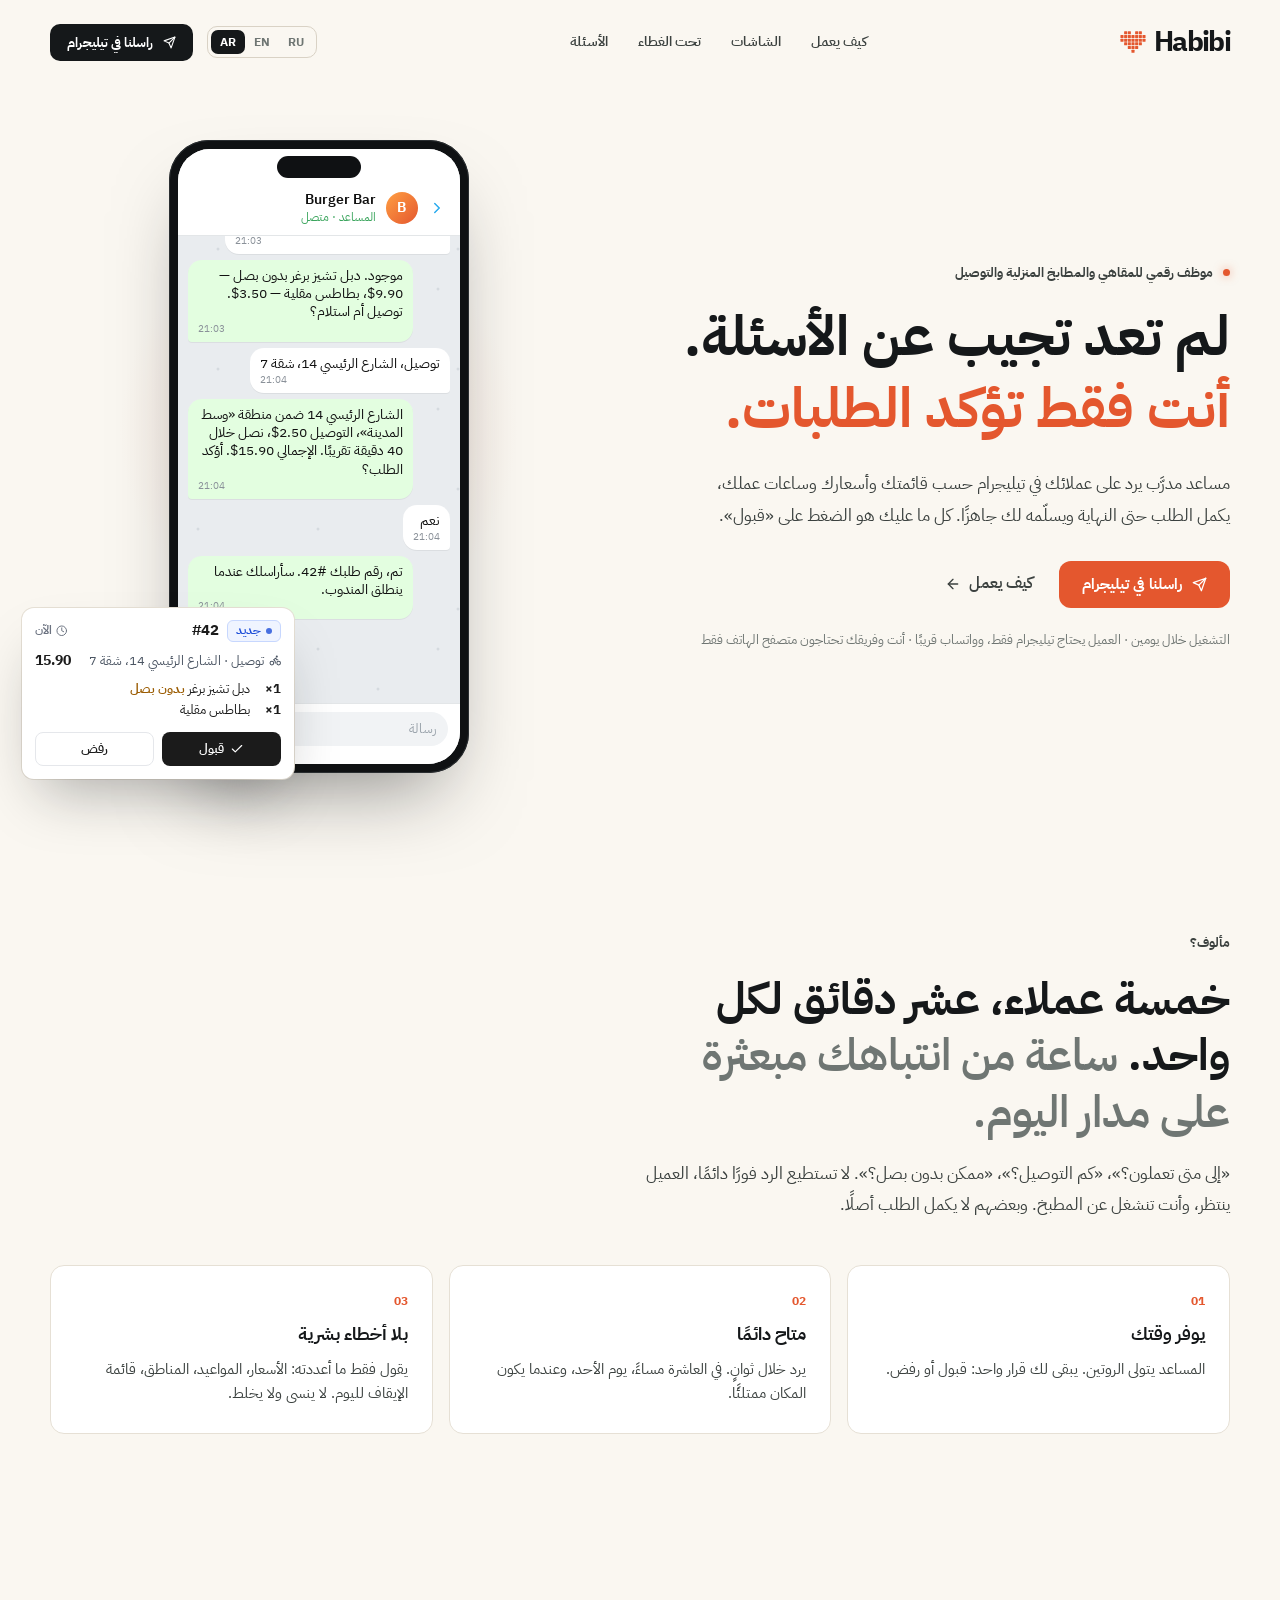
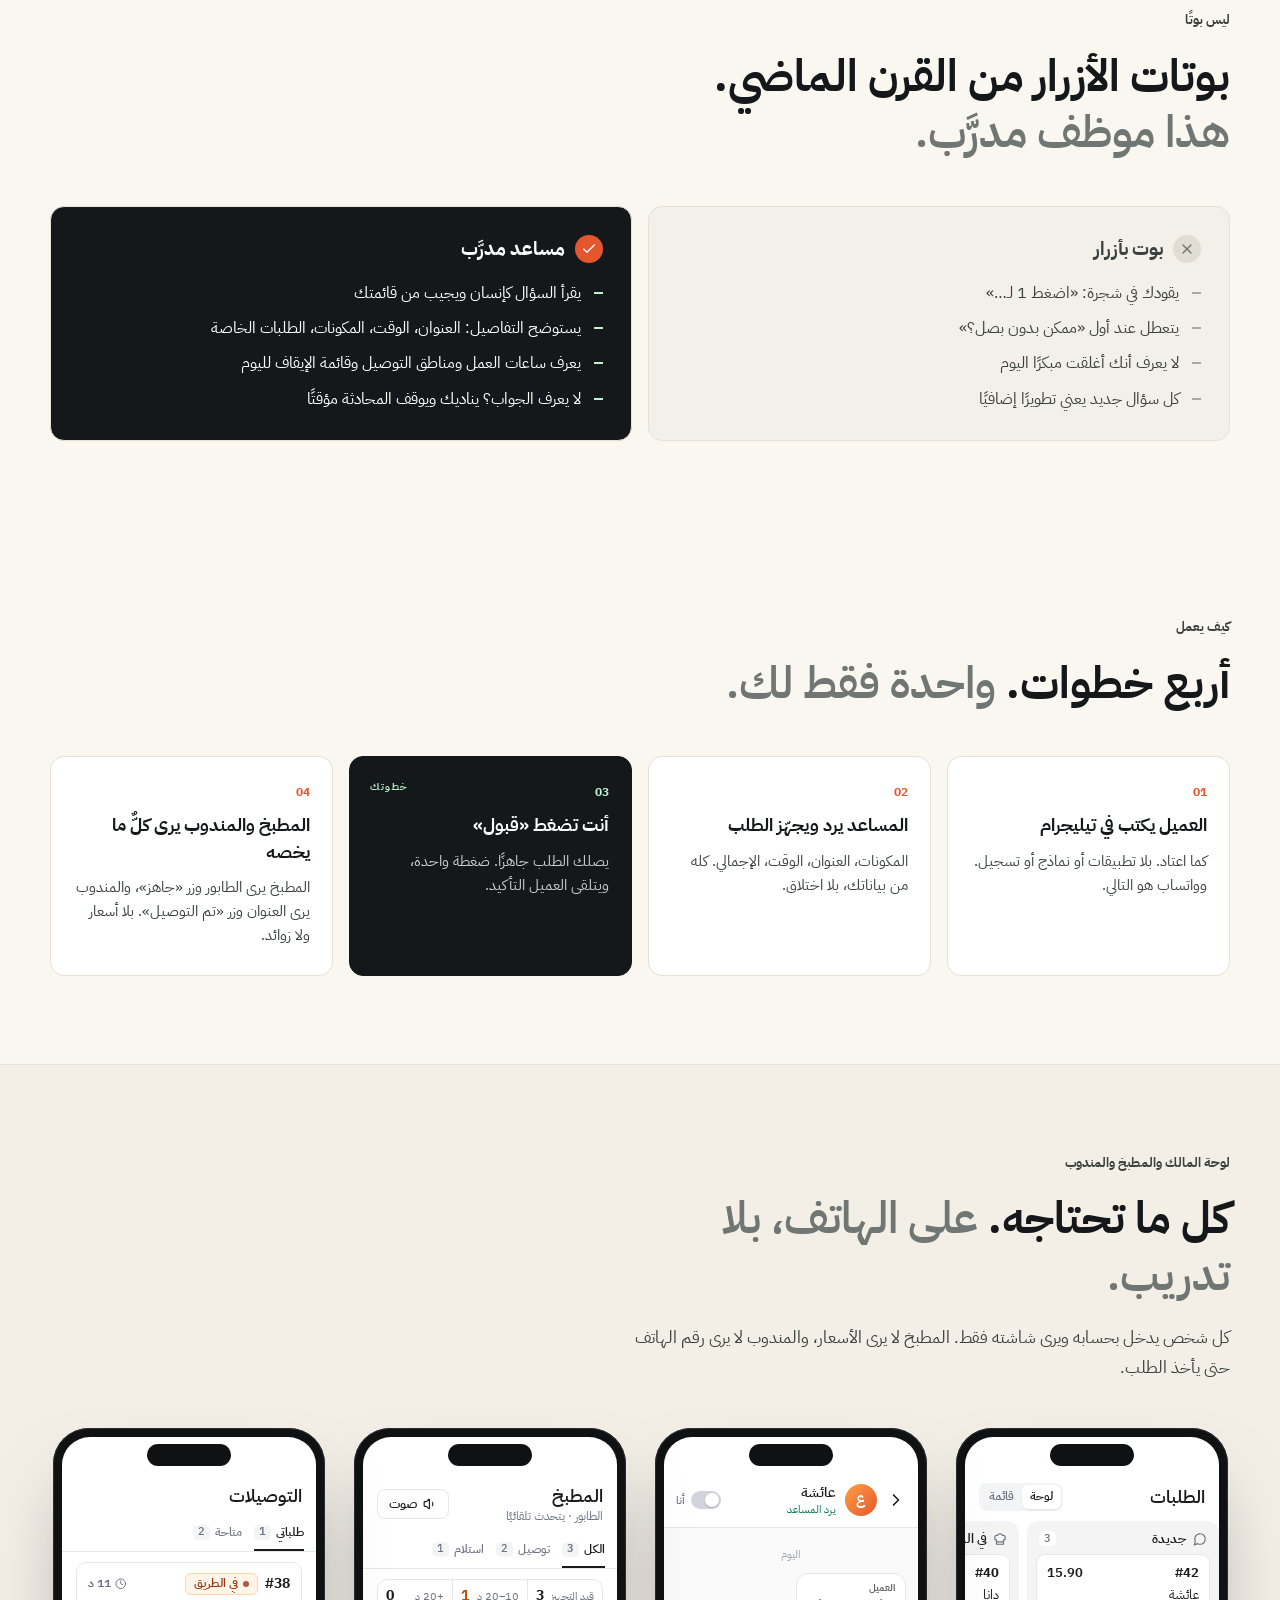
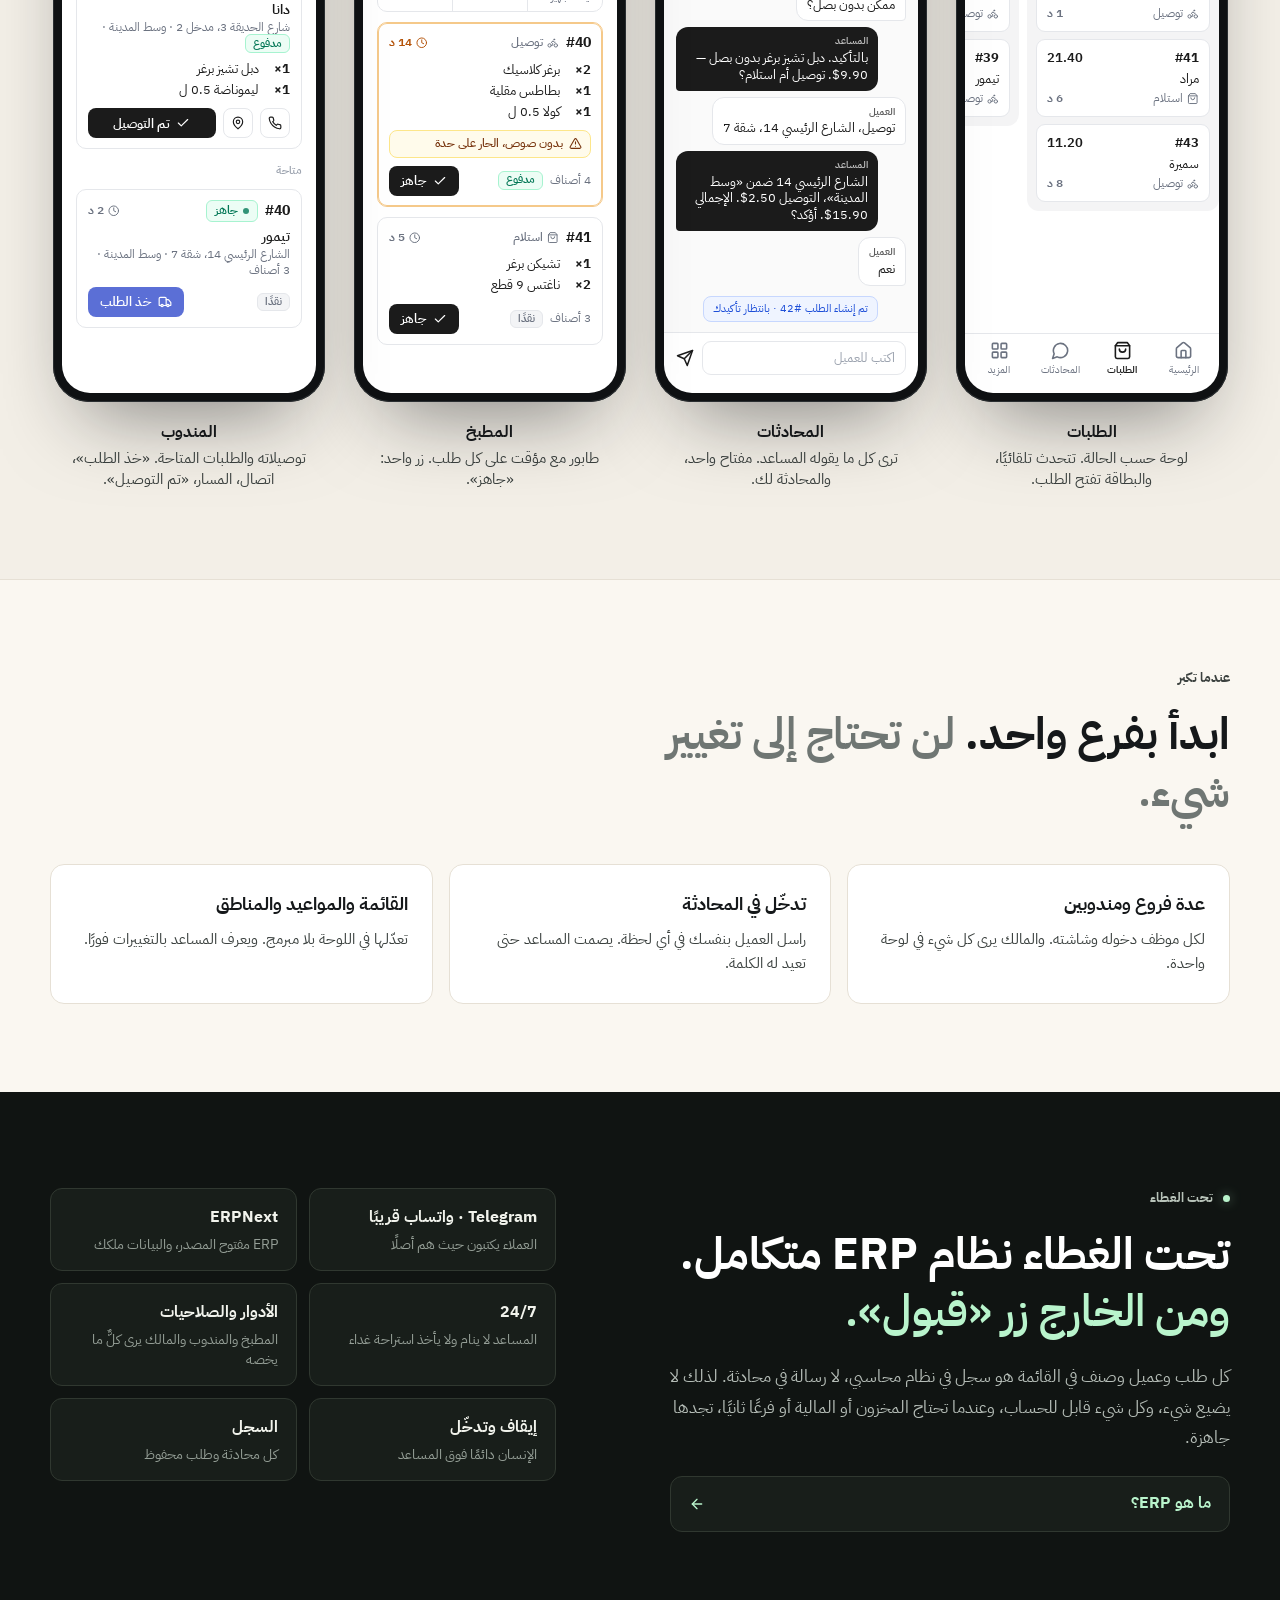
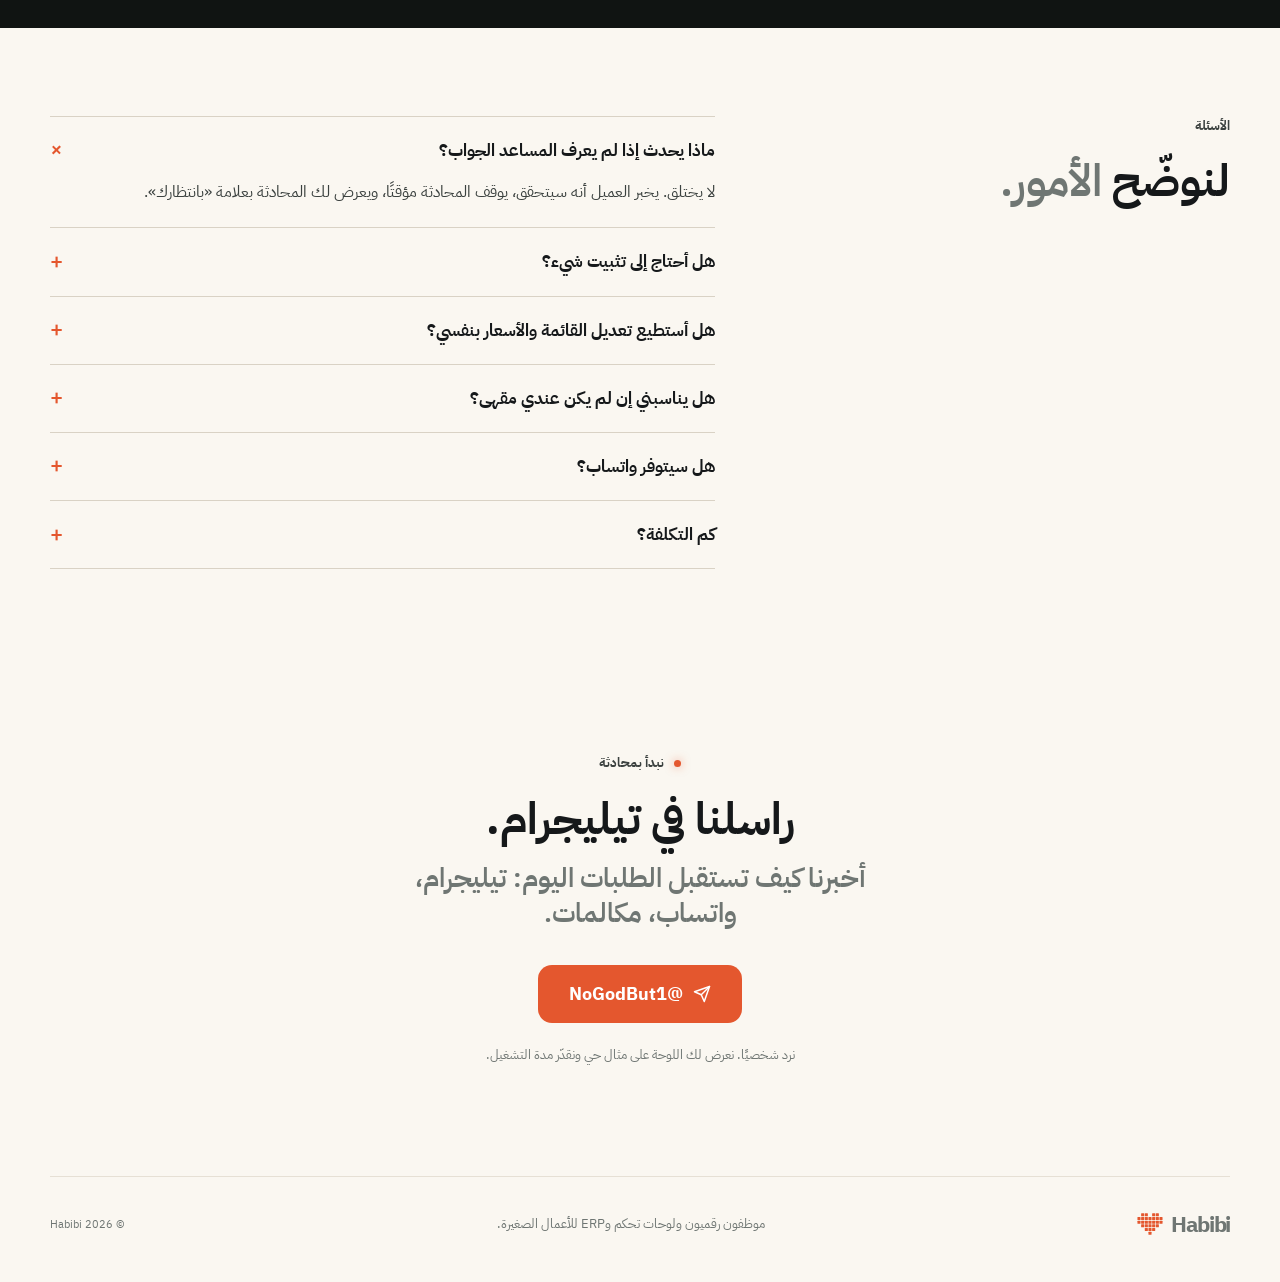
<file: ar/index.html>
<!doctype html>
<html lang="ar" dir="rtl">
<head>
<meta charset="UTF-8">
<meta name="viewport" content="width=device-width, initial-scale=1">
<title>Habibi — موظف رقمي للمقاهي والتوصيل</title>
<meta name="description" content="مساعد مدرَّب يرد على عملائك في تيليجرام حسب قائمتك وساعات عملك، يجهّز الطلب ويسلّمه لك جاهزًا. أنت فقط تضغط «قبول».">
<link rel="canonical" href="https://cafe.habibi-erp.com/ar/">
<link rel="alternate" hreflang="ru" href="https://cafe.habibi-erp.com/">
<link rel="alternate" hreflang="en" href="https://cafe.habibi-erp.com/en/">
<link rel="alternate" hreflang="ar" href="https://cafe.habibi-erp.com/ar/">
<link rel="alternate" hreflang="x-default" href="https://cafe.habibi-erp.com/">
<link rel="preconnect" href="https://fonts.googleapis.com">
<link rel="preconnect" href="https://fonts.gstatic.com" crossorigin>
<link href="https://fonts.googleapis.com/css2?family=IBM+Plex+Sans+Arabic:wght@400;500;600;700&family=Manrope:wght@400;500;600;700;800&family=Geist:wght@400;500;600;700&display=swap" rel="stylesheet">
<link rel="stylesheet" href="../style.css">
</head>
<body>
<svg class="sprite" aria-hidden="true">
  <symbol id="i-mark" viewBox="0 0 7 6"><rect x="1.08" y="0.08" width=".84" height=".84" rx=".15" fill="currentColor"/><rect x="2.08" y="0.08" width=".84" height=".84" rx=".15" fill="currentColor"/><rect x="4.08" y="0.08" width=".84" height=".84" rx=".15" fill="currentColor"/><rect x="5.08" y="0.08" width=".84" height=".84" rx=".15" fill="currentColor"/><rect x="0.08" y="1.08" width=".84" height=".84" rx=".15" fill="currentColor"/><rect x="1.08" y="1.08" width=".84" height=".84" rx=".15" fill="currentColor"/><rect x="2.08" y="1.08" width=".84" height=".84" rx=".15" fill="currentColor"/><rect x="3.08" y="1.08" width=".84" height=".84" rx=".15" fill="currentColor"/><rect x="4.08" y="1.08" width=".84" height=".84" rx=".15" fill="currentColor"/><rect x="5.08" y="1.08" width=".84" height=".84" rx=".15" fill="currentColor"/><rect x="6.08" y="1.08" width=".84" height=".84" rx=".15" fill="currentColor"/><rect x="0.08" y="2.08" width=".84" height=".84" rx=".15" fill="currentColor"/><rect x="1.08" y="2.08" width=".84" height=".84" rx=".15" fill="currentColor"/><rect x="2.08" y="2.08" width=".84" height=".84" rx=".15" fill="currentColor"/><rect x="3.08" y="2.08" width=".84" height=".84" rx=".15" fill="currentColor"/><rect x="4.08" y="2.08" width=".84" height=".84" rx=".15" fill="currentColor"/><rect x="5.08" y="2.08" width=".84" height=".84" rx=".15" fill="currentColor"/><rect x="6.08" y="2.08" width=".84" height=".84" rx=".15" fill="currentColor"/><rect x="1.08" y="3.08" width=".84" height=".84" rx=".15" fill="currentColor"/><rect x="2.08" y="3.08" width=".84" height=".84" rx=".15" fill="currentColor"/><rect x="3.08" y="3.08" width=".84" height=".84" rx=".15" fill="currentColor"/><rect x="4.08" y="3.08" width=".84" height=".84" rx=".15" fill="currentColor"/><rect x="5.08" y="3.08" width=".84" height=".84" rx=".15" fill="currentColor"/><rect x="2.08" y="4.08" width=".84" height=".84" rx=".15" fill="currentColor"/><rect x="3.08" y="4.08" width=".84" height=".84" rx=".15" fill="currentColor"/><rect x="4.08" y="4.08" width=".84" height=".84" rx=".15" fill="currentColor"/><rect x="3.08" y="5.08" width=".84" height=".84" rx=".15" fill="currentColor"/></symbol>
  <symbol id="i-clock" viewBox="0 0 24 24"><circle cx="12" cy="12" r="10"/><polyline points="12 6 12 12 16 14"/></symbol>
  <symbol id="i-check" viewBox="0 0 24 24"><polyline points="20 6 9 17 4 12"/></symbol>
  <symbol id="i-truck" viewBox="0 0 24 24"><path d="M14 18V6a2 2 0 0 0-2-2H4a2 2 0 0 0-2 2v11a1 1 0 0 0 1 1h2"/><path d="M15 18H9"/><path d="M19 18h2a1 1 0 0 0 1-1v-3.65a1 1 0 0 0-.22-.624l-3.48-4.35A1 1 0 0 0 17.52 8H14"/><circle cx="17" cy="18" r="2"/><circle cx="7" cy="18" r="2"/></symbol>
  <symbol id="i-phone" viewBox="0 0 24 24"><path d="M22 16.92v3a2 2 0 0 1-2.18 2 19.79 19.79 0 0 1-8.63-3.07 19.5 19.5 0 0 1-6-6 19.79 19.79 0 0 1-3.07-8.67A2 2 0 0 1 4.11 2h3a2 2 0 0 1 2 1.72 12.84 12.84 0 0 0 .7 2.81 2 2 0 0 1-.45 2.11L8.09 9.91a16 16 0 0 0 6 6l1.27-1.27a2 2 0 0 1 2.11-.45 12.84 12.84 0 0 0 2.81.7A2 2 0 0 1 22 16.92z"/></symbol>
  <symbol id="i-pin" viewBox="0 0 24 24"><path d="M20 10c0 6-8 12-8 12s-8-6-8-12a8 8 0 0 1 16 0Z"/><circle cx="12" cy="10" r="3"/></symbol>
  <symbol id="i-bike" viewBox="0 0 24 24"><circle cx="18.5" cy="17.5" r="3.5"/><circle cx="5.5" cy="17.5" r="3.5"/><circle cx="15" cy="5" r="1"/><path d="M12 17.5V14l-3-3 4-3 2 3h2"/></symbol>
  <symbol id="i-bag" viewBox="0 0 24 24"><path d="M6 2 3 6v14a2 2 0 0 0 2 2h14a2 2 0 0 0 2-2V6l-3-4Z"/><path d="M3 6h18"/><path d="M16 10a4 4 0 0 1-8 0"/></symbol>
  <symbol id="i-chef" viewBox="0 0 24 24"><path d="M6 13.87A4 4 0 0 1 7.41 6a5.11 5.11 0 0 1 1.05-1.54 5 5 0 0 1 7.08 0A5.11 5.11 0 0 1 16.59 6 4 4 0 0 1 18 13.87V21H6Z"/><path d="M6 17h12"/></symbol>
  <symbol id="i-chat" viewBox="0 0 24 24"><path d="M7.9 20A9 9 0 1 0 4 16.1L2 22Z"/></symbol>
  <symbol id="i-house" viewBox="0 0 24 24"><path d="M15 21v-8a1 1 0 0 0-1-1h-4a1 1 0 0 0-1 1v8"/><path d="M3 10a2 2 0 0 1 .709-1.528l7-5.999a2 2 0 0 1 2.582 0l7 5.999A2 2 0 0 1 21 10v9a2 2 0 0 1-2 2H5a2 2 0 0 1-2-2z"/></symbol>
  <symbol id="i-send" viewBox="0 0 24 24"><path d="m22 2-7 20-4-9-9-4Z"/><path d="M22 2 11 13"/></symbol>
  <symbol id="i-volume" viewBox="0 0 24 24"><path d="M11 4.702a.705.705 0 0 0-1.203-.498L6.413 7.587A1.4 1.4 0 0 1 5.416 8H3a1 1 0 0 0-1 1v6a1 1 0 0 0 1 1h2.416a1.4 1.4 0 0 1 .997.413l3.383 3.384A.705.705 0 0 0 11 19.298z"/><path d="M16 9a5 5 0 0 1 0 6"/></symbol>
  <symbol id="i-alert" viewBox="0 0 24 24"><path d="m21.73 18-8-14a2 2 0 0 0-3.48 0l-8 14A2 2 0 0 0 4 21h16a2 2 0 0 0 1.73-3"/><path d="M12 9v4"/><path d="M12 17h.01"/></symbol>
  <symbol id="i-back" viewBox="0 0 24 24"><path d="m15 18-6-6 6-6"/></symbol>
  <symbol id="i-grid" viewBox="0 0 24 24"><rect x="3" y="3" width="7" height="7" rx="1"/><rect x="14" y="3" width="7" height="7" rx="1"/><rect x="14" y="14" width="7" height="7" rx="1"/><rect x="3" y="14" width="7" height="7" rx="1"/></symbol>
  <symbol id="i-x" viewBox="0 0 24 24"><path d="M18 6 6 18"/><path d="m6 6 12 12"/></symbol>
  <symbol id="i-arrow" viewBox="0 0 24 24"><path d="M5 12h14"/><path d="m12 5 7 7-7 7"/></symbol>
</svg>

<header class="top wrap">
  <a class="brand" href="#top">Habibi<svg class="brandmark" aria-hidden="true"><use href="#i-mark"/></svg></a>
  <nav class="menu" aria-label="الأقسام">
    <a href="#how">كيف يعمل</a>
    <a href="#screens">الشاشات</a>
    <a href="#hood">تحت الغطاء</a>
    <a href="#faq">الأسئلة</a>
  </nav>
  <div class="top-actions">
    <nav class="lang" aria-label="اللغة"><a href="../" hreflang="ru" lang="ru">RU</a><a href="../en/" hreflang="en" lang="en">EN</a><a class="on" aria-current="page">AR</a></nav>
    <a class="btn btn-ink btn-sm" href="https://t.me/NoGodBut1" target="_blank" rel="noopener"><svg class="ic"><use href="#i-send"/></svg><span>راسلنا في تيليجرام</span></a>
  </div>
</header>

<main id="top">

<!-- ================= HERO ================= -->
<section class="hero wrap">
  <div class="hero-copy">
    <p class="eyebrow"><i></i>موظف رقمي للمقاهي والمطابخ المنزلية والتوصيل</p>
    <h1>لم تعد تجيب عن الأسئلة. <span>أنت فقط تؤكد الطلبات.</span></h1>
    <p class="lead">مساعد مدرَّب يرد على عملائك في تيليجرام حسب قائمتك وأسعارك وساعات عملك، يكمل الطلب حتى النهاية ويسلّمه لك جاهزًا. كل ما عليك هو الضغط على «قبول».</p>
    <div class="actions">
      <a class="btn btn-accent" href="https://t.me/NoGodBut1" target="_blank" rel="noopener"><svg class="ic"><use href="#i-send"/></svg>راسلنا في تيليجرام</a>
      <a class="textlink" href="#how">كيف يعمل <svg class="ic"><use href="#i-arrow"/></svg></a>
    </div>
    <p class="footnote">التشغيل خلال يومين · العميل يحتاج تيليجرام فقط، وواتساب قريبًا · أنت وفريقك تحتاجون متصفح الهاتف فقط</p>
  </div>

  <div class="hero-visual" aria-label="محادثة العميل مع المساعد وبطاقة الطلب الجاهز عند المالك">
    <div class="phone">
      <div class="tg">
        <div class="tg-head">
          <svg class="ic"><use href="#i-back"/></svg>
          <span class="tg-ava">B</span>
          <div><b>Burger Bar</b><small>المساعد · متصل</small></div>
        </div>
        <div class="tg-body">
          <div class="msg in">مرحبًا، إلى متى تعملون اليوم؟<time>21:02</time></div>
          <div class="msg out">أهلًا! اليوم حتى 11 مساءً، ونستقبل طلبات التوصيل حتى 10:30. هل أقترح عليك شيئًا من القائمة؟<time>21:02</time></div>
          <div class="msg in">عندكم دبل تشيز برغر؟ وبطاطس. بس بدون بصل<time>21:03</time></div>
          <div class="msg out">موجود. دبل تشيز برغر بدون بصل — <span dir="ltr">$9.90</span>، بطاطس مقلية — <span dir="ltr">$3.50</span>. توصيل أم استلام؟<time>21:03</time></div>
          <div class="msg in">توصيل، الشارع الرئيسي 14، شقة 7<time>21:04</time></div>
          <div class="msg out">الشارع الرئيسي 14 ضمن منطقة «وسط المدينة»، التوصيل <span dir="ltr">$2.50</span>، نصل خلال 40 دقيقة تقريبًا. الإجمالي <span dir="ltr">$15.90</span>. أؤكد الطلب؟<time>21:04</time></div>
          <div class="msg in">نعم<time>21:04</time></div>
          <div class="msg out">تم، رقم طلبك #42. سأراسلك عندما ينطلق المندوب.<time>21:04</time></div>
        </div>
        <div class="tg-input"><span>رسالة</span></div>
      </div>
    </div>

    <div class="float-card cab" aria-label="بطاقة الطلب عند المالك">
      <div class="fc-head"><span class="badge new">جديد</span><b>#42</b><span class="age"><svg class="ic"><use href="#i-clock"/></svg>الآن</span></div>
      <div class="fc-sum"><span><svg class="ic"><use href="#i-bike"/></svg>توصيل · الشارع الرئيسي 14، شقة 7</span><b>15.90</b></div>
      <ul class="items">
        <li><b>1×</b><span>دبل تشيز برغر <em>بدون بصل</em></span></li>
        <li><b>1×</b><span>بطاطس مقلية</span></li>
      </ul>
      <div class="fc-actions"><button class="ubtn dark" type="button"><svg class="ic"><use href="#i-check"/></svg>قبول</button><button class="ubtn outline" type="button">رفض</button></div>
    </div>
  </div>
</section>

<!-- ================= PAIN ================= -->
<section class="section wrap" id="pain">
  <div class="section-head">
    <p class="eyebrow">مألوف؟</p>
    <h2>خمسة عملاء، عشر دقائق لكل واحد. <span class="muted">ساعة من انتباهك مبعثرة على مدار اليوم.</span></h2>
    <p class="section-lead">«إلى متى تعملون؟»، «كم التوصيل؟»، «ممكن بدون بصل؟». لا تستطيع الرد فورًا دائمًا، العميل ينتظر، وأنت تنشغل عن المطبخ. وبعضهم لا يكمل الطلب أصلًا.</p>
  </div>
  <div class="tiles">
    <article><span class="num">01</span><h3>يوفر وقتك</h3><p>المساعد يتولى الروتين. يبقى لك قرار واحد: قبول أو رفض.</p></article>
    <article><span class="num">02</span><h3>متاح دائمًا</h3><p>يرد خلال ثوانٍ. في العاشرة مساءً، يوم الأحد، وعندما يكون المكان ممتلئًا.</p></article>
    <article><span class="num">03</span><h3>بلا أخطاء بشرية</h3><p>يقول فقط ما أعددته: الأسعار، المواعيد، المناطق، قائمة الإيقاف لليوم. لا ينسى ولا يخلط.</p></article>
  </div>
</section>

<!-- ================= NOT A BOT ================= -->
<section class="section wrap" id="notbot">
  <div class="section-head">
    <p class="eyebrow">ليس بوتًا</p>
    <h2>بوتات الأزرار من القرن الماضي. <span class="muted">هذا موظف مدرَّب.</span></h2>
  </div>
  <div class="compare">
    <article class="old">
      <h3><svg class="ic"><use href="#i-x"/></svg>بوت بأزرار</h3>
      <ul>
        <li>يقودك في شجرة: «اضغط 1 لـ…»</li>
        <li>يتعطل عند أول «ممكن بدون بصل؟»</li>
        <li>لا يعرف أنك أغلقت مبكرًا اليوم</li>
        <li>كل سؤال جديد يعني تطويرًا إضافيًا</li>
      </ul>
    </article>
    <article class="new">
      <h3><svg class="ic"><use href="#i-check"/></svg>مساعد مدرَّب</h3>
      <ul>
        <li>يقرأ السؤال كإنسان ويجيب من قائمتك</li>
        <li>يستوضح التفاصيل: العنوان، الوقت، المكونات، الطلبات الخاصة</li>
        <li>يعرف ساعات العمل ومناطق التوصيل وقائمة الإيقاف لليوم</li>
        <li>لا يعرف الجواب؟ يناديك ويوقف المحادثة مؤقتًا</li>
      </ul>
    </article>
  </div>
</section>

<!-- ================= HOW ================= -->
<section class="section wrap" id="how">
  <div class="section-head">
    <p class="eyebrow">كيف يعمل</p>
    <h2>أربع خطوات. <span class="muted">واحدة فقط لك.</span></h2>
  </div>
  <ol class="steps">
    <li>
      <span class="num">01</span>
      <h3>العميل يكتب في تيليجرام</h3>
      <p>كما اعتاد. بلا تطبيقات أو نماذج أو تسجيل. وواتساب هو التالي.</p>
    </li>
    <li>
      <span class="num">02</span>
      <h3>المساعد يرد ويجهّز الطلب</h3>
      <p>المكونات، العنوان، الوقت، الإجمالي. كله من بياناتك، بلا اختلاق.</p>
    </li>
    <li class="yours">
      <span class="num">03</span>
      <h3>أنت تضغط «قبول»</h3>
      <p>يصلك الطلب جاهزًا. ضغطة واحدة، ويتلقى العميل التأكيد.</p>
    </li>
    <li>
      <span class="num">04</span>
      <h3>المطبخ والمندوب يرى كلٌّ ما يخصه</h3>
      <p>المطبخ يرى الطابور وزر «جاهز»، والمندوب يرى العنوان وزر «تم التوصيل». بلا أسعار ولا زوائد.</p>
    </li>
  </ol>
</section>

<!-- ================= SCREENS ================= -->
<section class="section screens" id="screens">
  <div class="wrap">
    <div class="section-head">
      <p class="eyebrow">لوحة المالك والمطبخ والمندوب</p>
      <h2>كل ما تحتاجه. <span class="muted">على الهاتف، بلا تدريب.</span></h2>
      <p class="section-lead">كل شخص يدخل بحسابه ويرى شاشته فقط. المطبخ لا يرى الأسعار، والمندوب لا يرى رقم الهاتف حتى يأخذ الطلب.</p>
    </div>

    <div class="gallery">

      <!-- الطلبات -->
      <figure>
        <div class="phone small">
          <div class="cab app">
            <div class="app-top"><b>الطلبات</b><span class="toggle"><i class="on">لوحة</i><i>قائمة</i></span></div>
            <div class="board">
              <section class="col">
                <h4><svg class="ic"><use href="#i-chat"/></svg>جديدة<span>3</span></h4>
                <a class="bcard"><div class="r1"><b>#42</b><b>15.90</b></div><div class="r2">عائشة</div><div class="r3"><span><svg class="ic"><use href="#i-bike"/></svg>توصيل</span><span class="age">1 د</span></div></a>
                <a class="bcard"><div class="r1"><b>#41</b><b>21.40</b></div><div class="r2">مراد</div><div class="r3"><span><svg class="ic"><use href="#i-bag"/></svg>استلام</span><span class="age">6 د</span></div></a>
                <a class="bcard"><div class="r1"><b>#43</b><b>11.20</b></div><div class="r2">سميرة</div><div class="r3"><span><svg class="ic"><use href="#i-bike"/></svg>توصيل</span><span class="age">8 د</span></div></a>
              </section>
              <section class="col">
                <h4><svg class="ic"><use href="#i-chef"/></svg>في المطبخ<span>3</span></h4>
                <a class="bcard"><div class="r1"><b>#40</b><b>14.30</b></div><div class="r2">دانا</div><div class="r3"><span><svg class="ic"><use href="#i-bike"/></svg>توصيل</span><span class="age">9 د</span></div></a>
                <a class="bcard"><div class="r1"><b>#39</b><b>27.80</b></div><div class="r2">تيمور</div><div class="r3"><span><svg class="ic"><use href="#i-bike"/></svg>توصيل</span><span class="age">12 د</span></div></a>
              </section>
            </div>
            <nav class="tabbar"><span><svg class="ic"><use href="#i-house"/></svg>الرئيسية</span><span class="on"><svg class="ic"><use href="#i-bag"/></svg>الطلبات</span><span><svg class="ic"><use href="#i-chat"/></svg>المحادثات</span><span><svg class="ic"><use href="#i-grid"/></svg>المزيد</span></nav>
          </div>
        </div>
        <figcaption><b>الطلبات</b>لوحة حسب الحالة. تتحدث تلقائيًا، والبطاقة تفتح الطلب.</figcaption>
      </figure>

      <!-- المحادثات -->
      <figure>
        <div class="phone small">
          <div class="cab app">
            <div class="thread-head"><svg class="ic"><use href="#i-back"/></svg><span class="ava">ع</span><div><b>عائشة</b><small class="ok">يرد المساعد</small></div><label class="switch"><i></i>أنا</label></div>
            <div class="thread">
              <div class="day">اليوم</div>
              <div class="bub c"><small>العميل</small>ممكن بدون بصل؟</div>
              <div class="bub b"><small>المساعد</small>بالتأكيد. دبل تشيز برغر بدون بصل — <span dir="ltr">$9.90</span>. توصيل أم استلام؟</div>
              <div class="bub c"><small>العميل</small>توصيل، الشارع الرئيسي 14، شقة 7</div>
              <div class="bub b"><small>المساعد</small>الشارع الرئيسي 14 ضمن «وسط المدينة»، التوصيل <span dir="ltr">$2.50</span>. الإجمالي <span dir="ltr">$15.90</span>. أؤكد؟</div>
              <div class="bub c"><small>العميل</small>نعم</div>
              <div class="sys">تم إنشاء الطلب #42 · بانتظار تأكيدك</div>
            </div>
            <div class="thread-input"><span>اكتب للعميل</span><svg class="ic"><use href="#i-send"/></svg></div>
          </div>
        </div>
        <figcaption><b>المحادثات</b>ترى كل ما يقوله المساعد. مفتاح واحد، والمحادثة لك.</figcaption>
      </figure>

      <!-- المطبخ -->
      <figure>
        <div class="phone small">
          <div class="cab app">
            <div class="app-top"><div><b>المطبخ</b><small>الطابور · يتحدث تلقائيًا</small></div><span class="ubtn outline xs"><svg class="ic"><use href="#i-volume"/></svg>صوت</span></div>
            <div class="utabs"><span class="on">الكل <i>3</i></span><span>توصيل <i>2</i></span><span>استلام <i>1</i></span></div>
            <div class="summary"><div><span>قيد التجهيز</span><b>3</b></div><div><span>10–20 د</span><b class="warn">1</b></div><div><span>+20 د</span><b>0</b></div></div>
            <article class="kcard warn">
              <header><b>#40</b><span class="kind"><svg class="ic"><use href="#i-bike"/></svg>توصيل</span><span class="timer warn"><svg class="ic"><use href="#i-clock"/></svg>14 د</span></header>
              <ul class="items"><li><b>2×</b><span>برغر كلاسيك</span></li><li><b>1×</b><span>بطاطس مقلية</span></li><li><b>1×</b><span>كولا 0.5 ل</span></li></ul>
              <div class="note"><svg class="ic"><use href="#i-alert"/></svg>بدون صوص، الحار على حدة</div>
              <footer><span class="pcs">4 أصناف</span><span class="pay">مدفوع</span><span class="ubtn dark xs"><svg class="ic"><use href="#i-check"/></svg>جاهز</span></footer>
            </article>
            <article class="kcard">
              <header><b>#41</b><span class="kind"><svg class="ic"><use href="#i-bag"/></svg>استلام</span><span class="timer"><svg class="ic"><use href="#i-clock"/></svg>5 د</span></header>
              <ul class="items"><li><b>1×</b><span>تشيكن برغر</span></li><li><b>2×</b><span>ناغتس 9 قطع</span></li></ul>
              <footer><span class="pcs">3 أصناف</span><span class="pay cash">نقدًا</span><span class="ubtn dark xs"><svg class="ic"><use href="#i-check"/></svg>جاهز</span></footer>
            </article>
          </div>
        </div>
        <figcaption><b>المطبخ</b>طابور مع مؤقت على كل طلب. زر واحد: «جاهز».</figcaption>
      </figure>

      <!-- المندوب -->
      <figure>
        <div class="phone small">
          <div class="cab app">
            <div class="app-top"><b>التوصيلات</b></div>
            <div class="utabs"><span class="on">طلباتي <i>1</i></span><span>متاحة <i>2</i></span></div>
            <article class="kcard">
              <header><b>#38</b><span class="badge progress">في الطريق</span><span class="timer"><svg class="ic"><use href="#i-clock"/></svg>11 د</span></header>
              <div class="where"><b>دانا</b><small>شارع الحديقة 3، مدخل 2 · وسط المدينة · <span class="pay">مدفوع</span></small></div>
              <ul class="items"><li><b>1×</b><span>دبل تشيز برغر</span></li><li><b>1×</b><span>ليموناضة 0.5 ل</span></li></ul>
              <footer><span class="ubtn outline sq"><svg class="ic"><use href="#i-phone"/></svg></span><span class="ubtn outline sq"><svg class="ic"><use href="#i-pin"/></svg></span><span class="ubtn dark xs grow"><svg class="ic"><use href="#i-check"/></svg>تم التوصيل</span></footer>
            </article>
            <div class="sep">متاحة</div>
            <article class="kcard">
              <header><b>#40</b><span class="badge ok">جاهز</span><span class="timer"><svg class="ic"><use href="#i-clock"/></svg>2 د</span></header>
              <div class="where"><b>تيمور</b><small>الشارع الرئيسي 14، شقة 7 · وسط المدينة · 3 أصناف</small></div>
              <footer><span class="pay cash">نقدًا</span><span class="ubtn primary xs right"><svg class="ic"><use href="#i-truck"/></svg>خذ الطلب</span></footer>
            </article>
          </div>
        </div>
        <figcaption><b>المندوب</b>توصيلاته والطلبات المتاحة. «خذ الطلب»، اتصال، المسار، «تم التوصيل».</figcaption>
      </figure>

    </div>
  </div>
</section>

<!-- ================= SCALE ================= -->
<section class="section wrap" id="scale">
  <div class="section-head">
    <p class="eyebrow">عندما تكبر</p>
    <h2>ابدأ بفرع واحد. <span class="muted">لن تحتاج إلى تغيير شيء.</span></h2>
  </div>
  <div class="tiles">
    <article><h3>عدة فروع ومندوبين</h3><p>لكل موظف دخوله وشاشته. والمالك يرى كل شيء في لوحة واحدة.</p></article>
    <article><h3>تدخّل في المحادثة</h3><p>راسل العميل بنفسك في أي لحظة. يصمت المساعد حتى تعيد له الكلمة.</p></article>
    <article><h3>القائمة والمواعيد والمناطق</h3><p>تعدّلها في اللوحة بلا مبرمج. ويعرف المساعد بالتغييرات فورًا.</p></article>
  </div>
</section>

<!-- ================= UNDER THE HOOD ================= -->
<section class="hood" id="hood">
  <div class="wrap">
    <div class="hood-grid">
      <div>
        <p class="eyebrow"><i></i>تحت الغطاء</p>
        <h2>تحت الغطاء نظام ERP متكامل. <span>ومن الخارج زر «قبول».</span></h2>
        <p class="hood-lead">كل طلب وعميل وصنف في القائمة هو سجل في نظام محاسبي، لا رسالة في محادثة. لذلك لا يضيع شيء، وكل شيء قابل للحساب، وعندما تحتاج المخزون أو المالية أو فرعًا ثانيًا، تجدها جاهزة.</p>
        <details class="hint">
          <summary>ما هو ERP؟<svg class="ic"><use href="#i-arrow"/></svg></summary>
          <p>برنامج واحد بدل الدفتر والجداول والمحادثات. الطلبات والعملاء والقائمة والمال والموظفون في مكان واحد، مع سجل وتقارير. نستخدم ERPNext، نظامًا مفتوح المصدر تعتمده عشرات آلاف الشركات حول العالم.</p>
        </details>
      </div>
      <ul class="chips">
        <li><b>Telegram · واتساب قريبًا</b><span>العملاء يكتبون حيث هم أصلًا</span></li>
        <li><b>ERPNext</b><span>ERP مفتوح المصدر، والبيانات ملكك</span></li>
        <li><b>24/7</b><span>المساعد لا ينام ولا يأخذ استراحة غداء</span></li>
        <li><b>الأدوار والصلاحيات</b><span>المطبخ والمندوب والمالك يرى كلٌّ ما يخصه</span></li>
        <li><b>إيقاف وتدخّل</b><span>الإنسان دائمًا فوق المساعد</span></li>
        <li><b>السجل</b><span>كل محادثة وطلب محفوظ</span></li>
      </ul>
    </div>
  </div>
</section>

<!-- ================= FAQ ================= -->
<section class="section wrap faq" id="faq">
  <div class="section-head">
    <p class="eyebrow">الأسئلة</p>
    <h2>لنوضّح <span class="muted">الأمور.</span></h2>
  </div>
  <div class="qa">
    <details open>
      <summary>ماذا يحدث إذا لم يعرف المساعد الجواب؟<span>+</span></summary>
      <p>لا يختلق. يخبر العميل أنه سيتحقق، يوقف المحادثة مؤقتًا، ويعرض لك المحادثة بعلامة «بانتظارك».</p>
    </details>
    <details>
      <summary>هل أحتاج إلى تثبيت شيء؟<span>+</span></summary>
      <p>لا. العملاء يكفيهم تيليجرام، وأنت وفريقك يكفيكم متصفح الهاتف. والمطبخ مرتاح على الجهاز اللوحي.</p>
    </details>
    <details>
      <summary>هل أستطيع تعديل القائمة والأسعار بنفسي؟<span>+</span></summary>
      <p>نعم، في اللوحة. يستخدم المساعد البيانات الجديدة فورًا، بلا إعادة تدريب ولا مبرمج.</p>
    </details>
    <details>
      <summary>هل يناسبني إن لم يكن عندي مقهى؟<span>+</span></summary>
      <p>الآلية نفسها لأي عمل يكتب فيه الناس ويطلبون: الإيجار، المتاجر، الرحلات، الخدمات. راسلنا وسندرس حالتك.</p>
    </details>
    <details>
      <summary>هل سيتوفر واتساب؟<span>+</span></summary>
      <p>نعم، دعم واتساب قيد العمل. راسلنا الآن ونوصّلك من الأوائل فور إطلاقه.</p>
    </details>
    <details>
      <summary>كم التكلفة؟<span>+</span></summary>
      <p>تعتمد على الحجم وما لديك أصلًا. راسلنا في تيليجرام، ونحسبها في محادثة واحدة.</p>
    </details>
  </div>
</section>

<!-- ================= CONTACT ================= -->
<section class="contact wrap" id="contact">
  <p class="eyebrow"><i></i>نبدأ بمحادثة</p>
  <h2>راسلنا في تيليجرام. <span>أخبرنا كيف تستقبل الطلبات اليوم: تيليجرام، واتساب، مكالمات.</span></h2>
  <a class="btn btn-accent btn-lg" href="https://t.me/NoGodBut1" target="_blank" rel="noopener"><svg class="ic"><use href="#i-send"/></svg>@NoGodBut1</a>
  <p class="footnote">نرد شخصيًا. نعرض لك اللوحة على مثال حي ونقدّر مدة التشغيل.</p>
</section>

</main>

<footer class="wrap">
  <a class="brand" href="#top">Habibi<svg class="brandmark" aria-hidden="true"><use href="#i-mark"/></svg></a>
  <p>موظفون رقميون ولوحات تحكم وERP للأعمال الصغيرة.</p>
  <small>© 2026 Habibi</small>
</footer>
<script src="../slider.js" defer></script>
</body>
</html>
</file>
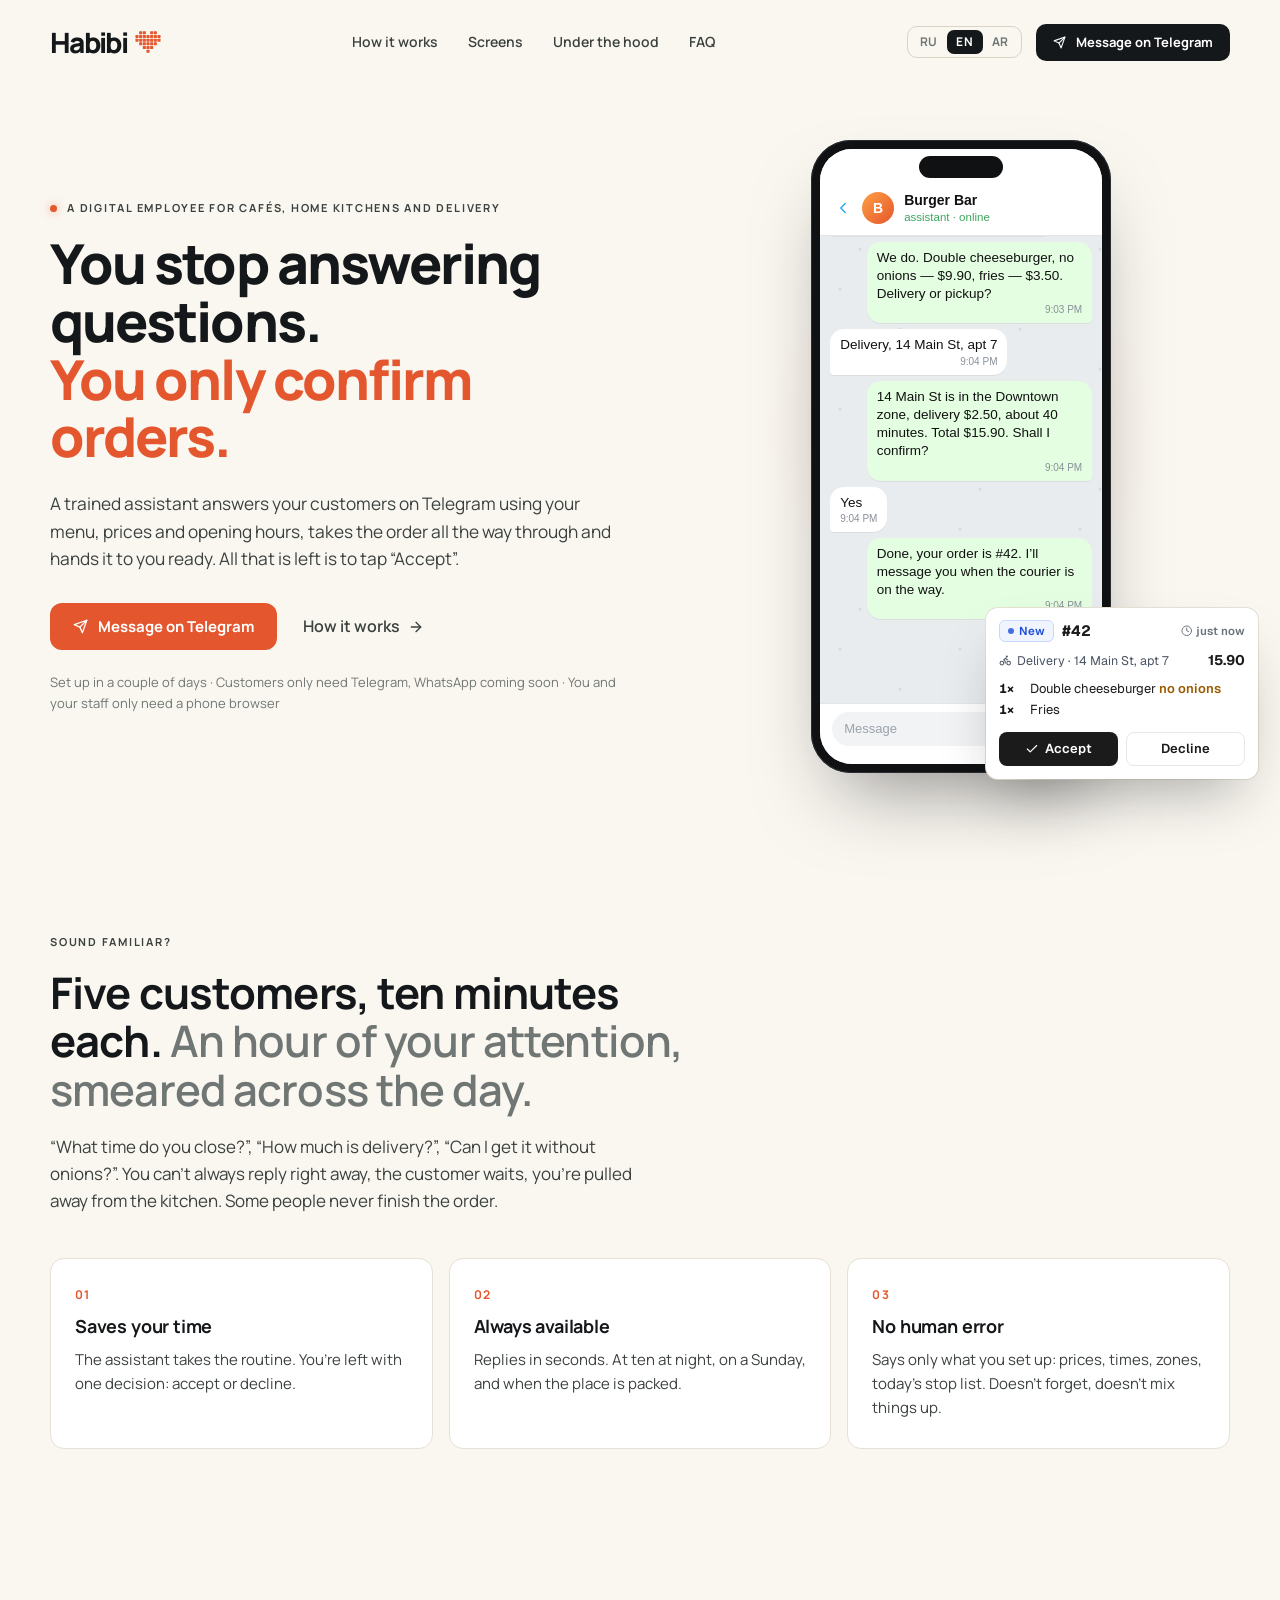
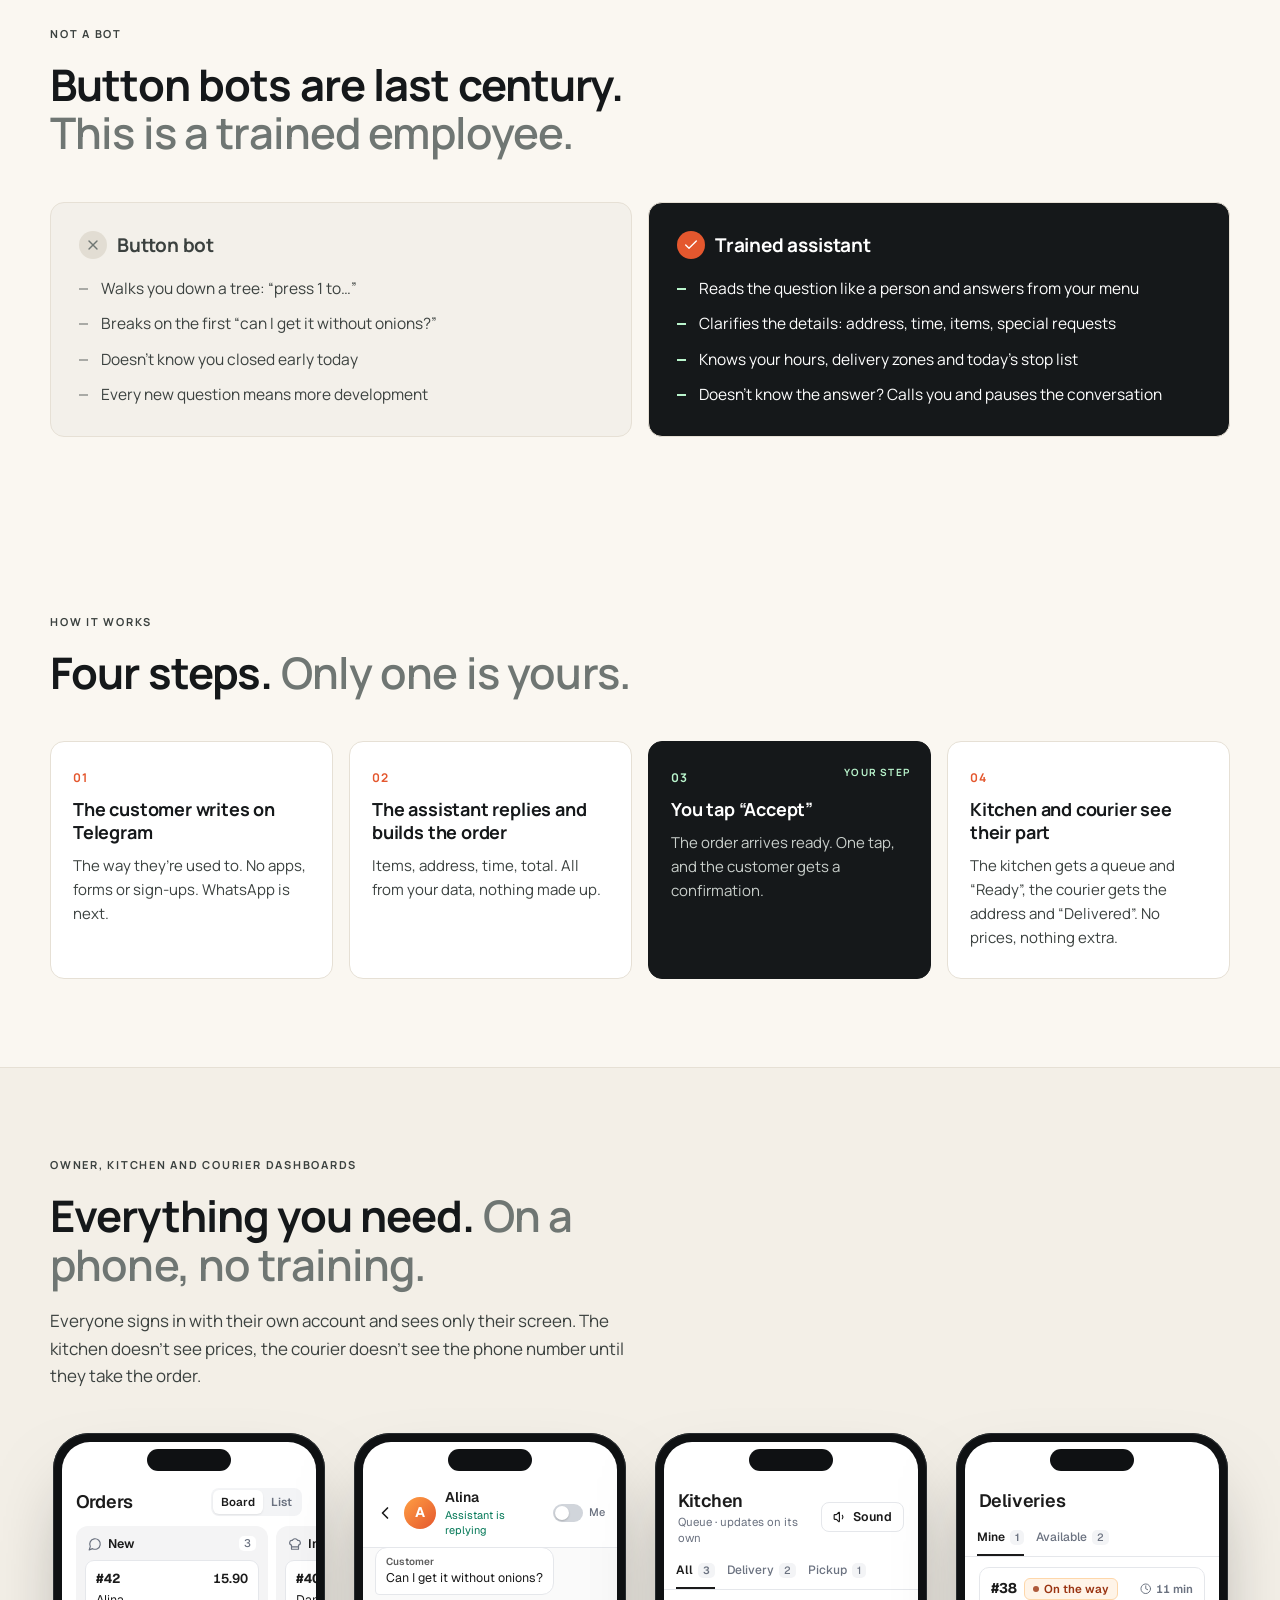
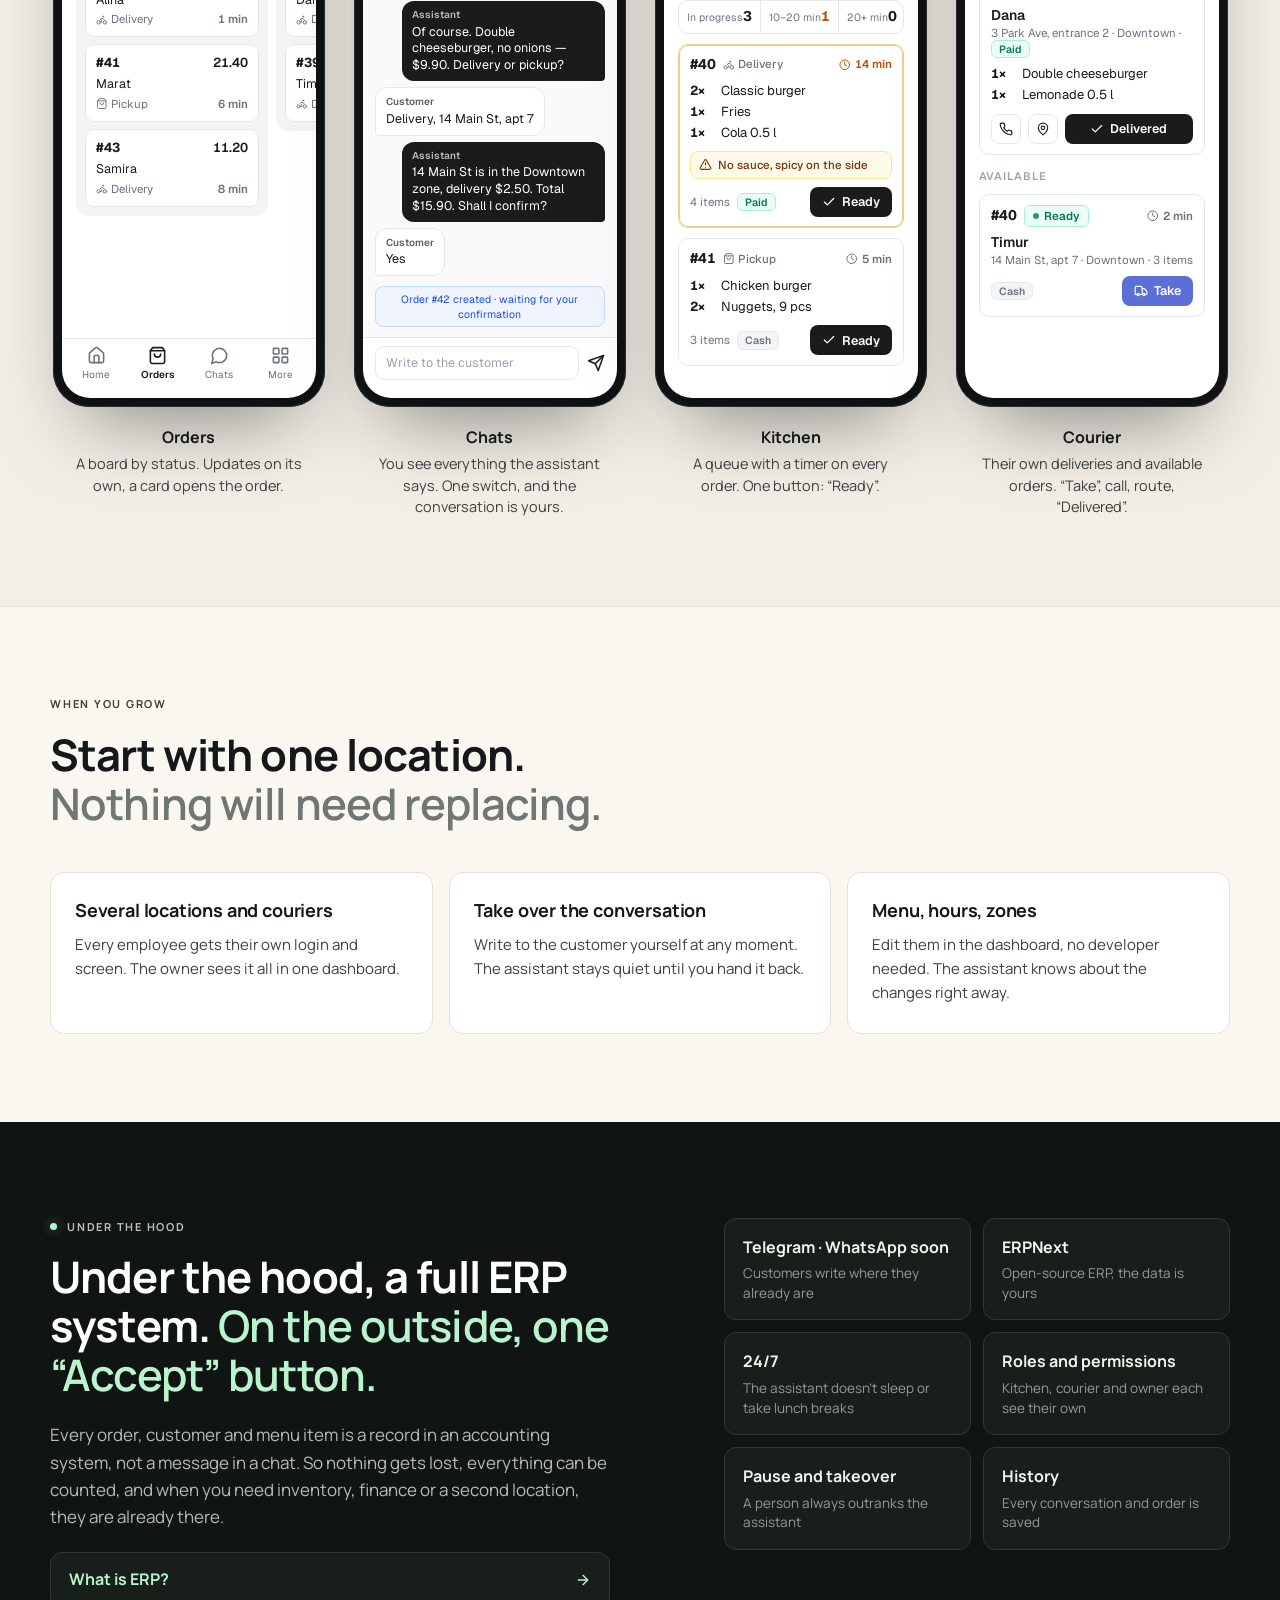
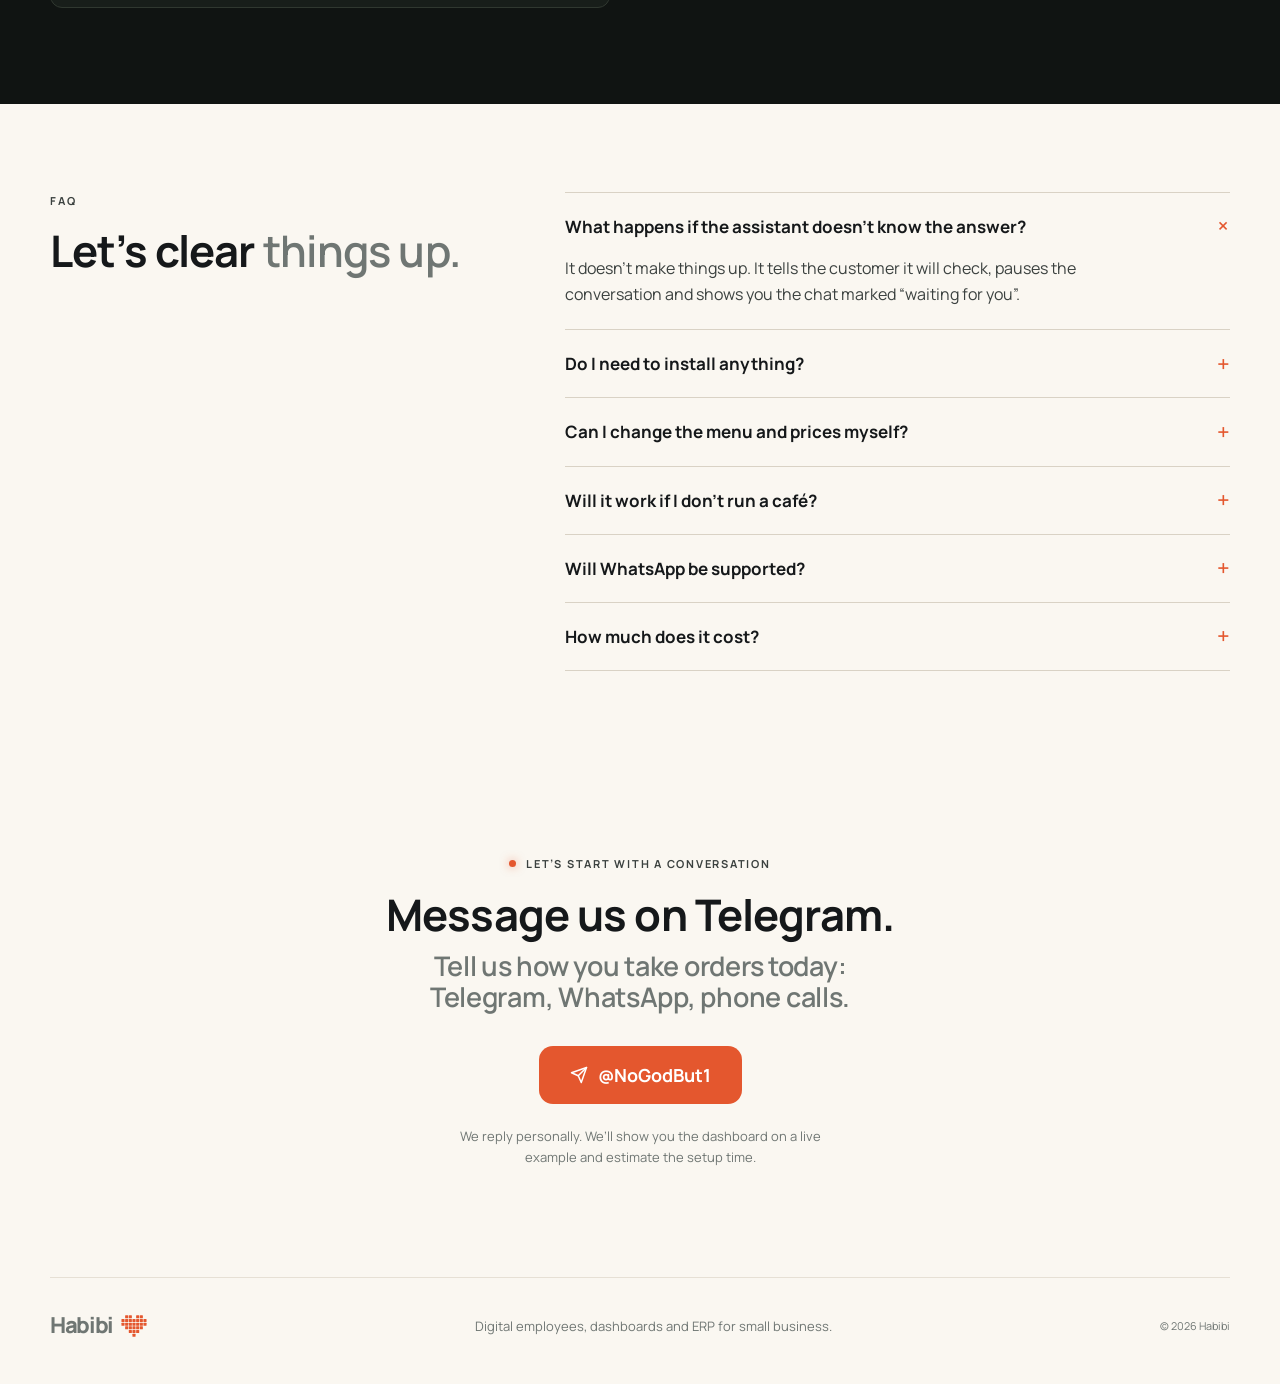
<file: en/index.html>
<!doctype html>
<html lang="en">
<head>
<meta charset="UTF-8">
<meta name="viewport" content="width=device-width, initial-scale=1">
<title>Habibi — a digital employee for cafés and delivery</title>
<meta name="description" content="A trained assistant answers your customers on Telegram using your menu and opening hours, builds the order and hands it to you ready. You only tap “Accept”.">
<link rel="canonical" href="https://cafe.habibi-erp.com/en/">
<link rel="alternate" hreflang="ru" href="https://cafe.habibi-erp.com/">
<link rel="alternate" hreflang="en" href="https://cafe.habibi-erp.com/en/">
<link rel="alternate" hreflang="ar" href="https://cafe.habibi-erp.com/ar/">
<link rel="alternate" hreflang="x-default" href="https://cafe.habibi-erp.com/">
<link rel="preconnect" href="https://fonts.googleapis.com">
<link rel="preconnect" href="https://fonts.gstatic.com" crossorigin>
<link href="https://fonts.googleapis.com/css2?family=Manrope:wght@400;500;600;700;800&family=Geist:wght@400;500;600;700&display=swap" rel="stylesheet">
<link rel="stylesheet" href="../style.css">
</head>
<body>
<svg class="sprite" aria-hidden="true">
  <symbol id="i-mark" viewBox="0 0 7 6"><rect x="1.08" y="0.08" width=".84" height=".84" rx=".15" fill="currentColor"/><rect x="2.08" y="0.08" width=".84" height=".84" rx=".15" fill="currentColor"/><rect x="4.08" y="0.08" width=".84" height=".84" rx=".15" fill="currentColor"/><rect x="5.08" y="0.08" width=".84" height=".84" rx=".15" fill="currentColor"/><rect x="0.08" y="1.08" width=".84" height=".84" rx=".15" fill="currentColor"/><rect x="1.08" y="1.08" width=".84" height=".84" rx=".15" fill="currentColor"/><rect x="2.08" y="1.08" width=".84" height=".84" rx=".15" fill="currentColor"/><rect x="3.08" y="1.08" width=".84" height=".84" rx=".15" fill="currentColor"/><rect x="4.08" y="1.08" width=".84" height=".84" rx=".15" fill="currentColor"/><rect x="5.08" y="1.08" width=".84" height=".84" rx=".15" fill="currentColor"/><rect x="6.08" y="1.08" width=".84" height=".84" rx=".15" fill="currentColor"/><rect x="0.08" y="2.08" width=".84" height=".84" rx=".15" fill="currentColor"/><rect x="1.08" y="2.08" width=".84" height=".84" rx=".15" fill="currentColor"/><rect x="2.08" y="2.08" width=".84" height=".84" rx=".15" fill="currentColor"/><rect x="3.08" y="2.08" width=".84" height=".84" rx=".15" fill="currentColor"/><rect x="4.08" y="2.08" width=".84" height=".84" rx=".15" fill="currentColor"/><rect x="5.08" y="2.08" width=".84" height=".84" rx=".15" fill="currentColor"/><rect x="6.08" y="2.08" width=".84" height=".84" rx=".15" fill="currentColor"/><rect x="1.08" y="3.08" width=".84" height=".84" rx=".15" fill="currentColor"/><rect x="2.08" y="3.08" width=".84" height=".84" rx=".15" fill="currentColor"/><rect x="3.08" y="3.08" width=".84" height=".84" rx=".15" fill="currentColor"/><rect x="4.08" y="3.08" width=".84" height=".84" rx=".15" fill="currentColor"/><rect x="5.08" y="3.08" width=".84" height=".84" rx=".15" fill="currentColor"/><rect x="2.08" y="4.08" width=".84" height=".84" rx=".15" fill="currentColor"/><rect x="3.08" y="4.08" width=".84" height=".84" rx=".15" fill="currentColor"/><rect x="4.08" y="4.08" width=".84" height=".84" rx=".15" fill="currentColor"/><rect x="3.08" y="5.08" width=".84" height=".84" rx=".15" fill="currentColor"/></symbol>
  <symbol id="i-clock" viewBox="0 0 24 24"><circle cx="12" cy="12" r="10"/><polyline points="12 6 12 12 16 14"/></symbol>
  <symbol id="i-check" viewBox="0 0 24 24"><polyline points="20 6 9 17 4 12"/></symbol>
  <symbol id="i-truck" viewBox="0 0 24 24"><path d="M14 18V6a2 2 0 0 0-2-2H4a2 2 0 0 0-2 2v11a1 1 0 0 0 1 1h2"/><path d="M15 18H9"/><path d="M19 18h2a1 1 0 0 0 1-1v-3.65a1 1 0 0 0-.22-.624l-3.48-4.35A1 1 0 0 0 17.52 8H14"/><circle cx="17" cy="18" r="2"/><circle cx="7" cy="18" r="2"/></symbol>
  <symbol id="i-phone" viewBox="0 0 24 24"><path d="M22 16.92v3a2 2 0 0 1-2.18 2 19.79 19.79 0 0 1-8.63-3.07 19.5 19.5 0 0 1-6-6 19.79 19.79 0 0 1-3.07-8.67A2 2 0 0 1 4.11 2h3a2 2 0 0 1 2 1.72 12.84 12.84 0 0 0 .7 2.81 2 2 0 0 1-.45 2.11L8.09 9.91a16 16 0 0 0 6 6l1.27-1.27a2 2 0 0 1 2.11-.45 12.84 12.84 0 0 0 2.81.7A2 2 0 0 1 22 16.92z"/></symbol>
  <symbol id="i-pin" viewBox="0 0 24 24"><path d="M20 10c0 6-8 12-8 12s-8-6-8-12a8 8 0 0 1 16 0Z"/><circle cx="12" cy="10" r="3"/></symbol>
  <symbol id="i-bike" viewBox="0 0 24 24"><circle cx="18.5" cy="17.5" r="3.5"/><circle cx="5.5" cy="17.5" r="3.5"/><circle cx="15" cy="5" r="1"/><path d="M12 17.5V14l-3-3 4-3 2 3h2"/></symbol>
  <symbol id="i-bag" viewBox="0 0 24 24"><path d="M6 2 3 6v14a2 2 0 0 0 2 2h14a2 2 0 0 0 2-2V6l-3-4Z"/><path d="M3 6h18"/><path d="M16 10a4 4 0 0 1-8 0"/></symbol>
  <symbol id="i-chef" viewBox="0 0 24 24"><path d="M6 13.87A4 4 0 0 1 7.41 6a5.11 5.11 0 0 1 1.05-1.54 5 5 0 0 1 7.08 0A5.11 5.11 0 0 1 16.59 6 4 4 0 0 1 18 13.87V21H6Z"/><path d="M6 17h12"/></symbol>
  <symbol id="i-chat" viewBox="0 0 24 24"><path d="M7.9 20A9 9 0 1 0 4 16.1L2 22Z"/></symbol>
  <symbol id="i-house" viewBox="0 0 24 24"><path d="M15 21v-8a1 1 0 0 0-1-1h-4a1 1 0 0 0-1 1v8"/><path d="M3 10a2 2 0 0 1 .709-1.528l7-5.999a2 2 0 0 1 2.582 0l7 5.999A2 2 0 0 1 21 10v9a2 2 0 0 1-2 2H5a2 2 0 0 1-2-2z"/></symbol>
  <symbol id="i-send" viewBox="0 0 24 24"><path d="m22 2-7 20-4-9-9-4Z"/><path d="M22 2 11 13"/></symbol>
  <symbol id="i-volume" viewBox="0 0 24 24"><path d="M11 4.702a.705.705 0 0 0-1.203-.498L6.413 7.587A1.4 1.4 0 0 1 5.416 8H3a1 1 0 0 0-1 1v6a1 1 0 0 0 1 1h2.416a1.4 1.4 0 0 1 .997.413l3.383 3.384A.705.705 0 0 0 11 19.298z"/><path d="M16 9a5 5 0 0 1 0 6"/></symbol>
  <symbol id="i-alert" viewBox="0 0 24 24"><path d="m21.73 18-8-14a2 2 0 0 0-3.48 0l-8 14A2 2 0 0 0 4 21h16a2 2 0 0 0 1.73-3"/><path d="M12 9v4"/><path d="M12 17h.01"/></symbol>
  <symbol id="i-back" viewBox="0 0 24 24"><path d="m15 18-6-6 6-6"/></symbol>
  <symbol id="i-grid" viewBox="0 0 24 24"><rect x="3" y="3" width="7" height="7" rx="1"/><rect x="14" y="3" width="7" height="7" rx="1"/><rect x="14" y="14" width="7" height="7" rx="1"/><rect x="3" y="14" width="7" height="7" rx="1"/></symbol>
  <symbol id="i-x" viewBox="0 0 24 24"><path d="M18 6 6 18"/><path d="m6 6 12 12"/></symbol>
  <symbol id="i-arrow" viewBox="0 0 24 24"><path d="M5 12h14"/><path d="m12 5 7 7-7 7"/></symbol>
</svg>

<header class="top wrap">
  <a class="brand" href="#top">Habibi<svg class="brandmark" aria-hidden="true"><use href="#i-mark"/></svg></a>
  <nav class="menu" aria-label="Sections">
    <a href="#how">How it works</a>
    <a href="#screens">Screens</a>
    <a href="#hood">Under the hood</a>
    <a href="#faq">FAQ</a>
  </nav>
  <div class="top-actions">
    <nav class="lang" aria-label="Language"><a href="../" hreflang="ru" lang="ru">RU</a><a class="on" aria-current="page">EN</a><a href="../ar/" hreflang="ar" lang="ar">AR</a></nav>
    <a class="btn btn-ink btn-sm" href="https://t.me/NoGodBut1" target="_blank" rel="noopener"><svg class="ic"><use href="#i-send"/></svg><span>Message on Telegram</span></a>
  </div>
</header>

<main id="top">

<!-- ================= HERO ================= -->
<section class="hero wrap">
  <div class="hero-copy">
    <p class="eyebrow"><i></i>A digital employee for cafés, home kitchens and delivery</p>
    <h1>You stop answering questions. <span>You only confirm orders.</span></h1>
    <p class="lead">A trained assistant answers your customers on Telegram using your menu, prices and opening hours, takes the order all the way through and hands it to you ready. All that is left is to tap “Accept”.</p>
    <div class="actions">
      <a class="btn btn-accent" href="https://t.me/NoGodBut1" target="_blank" rel="noopener"><svg class="ic"><use href="#i-send"/></svg>Message on Telegram</a>
      <a class="textlink" href="#how">How it works <svg class="ic"><use href="#i-arrow"/></svg></a>
    </div>
    <p class="footnote">Set up in a couple of days · Customers only need Telegram, WhatsApp coming soon · You and your staff only need a phone browser</p>
  </div>

  <div class="hero-visual" aria-label="A customer chatting with the assistant and the ready order card on the owner’s side">
    <div class="phone">
      <div class="tg">
        <div class="tg-head">
          <svg class="ic"><use href="#i-back"/></svg>
          <span class="tg-ava">B</span>
          <div><b>Burger Bar</b><small>assistant · online</small></div>
        </div>
        <div class="tg-body">
          <div class="msg in">Hi, what time do you close today?<time>9:02 PM</time></div>
          <div class="msg out">Hi! We’re open until 11 PM today, delivery orders until 10:30 PM. Want me to suggest something from the menu?<time>9:02 PM</time></div>
          <div class="msg in">Do you have a double cheeseburger? And fries. No onions please<time>9:03 PM</time></div>
          <div class="msg out">We do. Double cheeseburger, no onions — $9.90, fries — $3.50. Delivery or pickup?<time>9:03 PM</time></div>
          <div class="msg in">Delivery, 14 Main St, apt 7<time>9:04 PM</time></div>
          <div class="msg out">14 Main St is in the Downtown zone, delivery $2.50, about 40 minutes. Total $15.90. Shall I confirm?<time>9:04 PM</time></div>
          <div class="msg in">Yes<time>9:04 PM</time></div>
          <div class="msg out">Done, your order is #42. I’ll message you when the courier is on the way.<time>9:04 PM</time></div>
        </div>
        <div class="tg-input"><span>Message</span></div>
      </div>
    </div>

    <div class="float-card cab" aria-label="Order card on the owner’s side">
      <div class="fc-head"><span class="badge new">New</span><b>#42</b><span class="age"><svg class="ic"><use href="#i-clock"/></svg>just now</span></div>
      <div class="fc-sum"><span><svg class="ic"><use href="#i-bike"/></svg>Delivery · 14 Main St, apt 7</span><b>15.90</b></div>
      <ul class="items">
        <li><b>1×</b><span>Double cheeseburger <em>no onions</em></span></li>
        <li><b>1×</b><span>Fries</span></li>
      </ul>
      <div class="fc-actions"><button class="ubtn dark" type="button"><svg class="ic"><use href="#i-check"/></svg>Accept</button><button class="ubtn outline" type="button">Decline</button></div>
    </div>
  </div>
</section>

<!-- ================= PAIN ================= -->
<section class="section wrap" id="pain">
  <div class="section-head">
    <p class="eyebrow">Sound familiar?</p>
    <h2>Five customers, ten minutes each. <span class="muted">An hour of your attention, smeared across the day.</span></h2>
    <p class="section-lead">“What time do you close?”, “How much is delivery?”, “Can I get it without onions?”. You can’t always reply right away, the customer waits, you’re pulled away from the kitchen. Some people never finish the order.</p>
  </div>
  <div class="tiles">
    <article><span class="num">01</span><h3>Saves your time</h3><p>The assistant takes the routine. You’re left with one decision: accept or decline.</p></article>
    <article><span class="num">02</span><h3>Always available</h3><p>Replies in seconds. At ten at night, on a Sunday, and when the place is packed.</p></article>
    <article><span class="num">03</span><h3>No human error</h3><p>Says only what you set up: prices, times, zones, today’s stop list. Doesn’t forget, doesn’t mix things up.</p></article>
  </div>
</section>

<!-- ================= NOT A BOT ================= -->
<section class="section wrap" id="notbot">
  <div class="section-head">
    <p class="eyebrow">Not a bot</p>
    <h2>Button bots are last century. <span class="muted">This is a trained employee.</span></h2>
  </div>
  <div class="compare">
    <article class="old">
      <h3><svg class="ic"><use href="#i-x"/></svg>Button bot</h3>
      <ul>
        <li>Walks you down a tree: “press 1 to…”</li>
        <li>Breaks on the first “can I get it without onions?”</li>
        <li>Doesn’t know you closed early today</li>
        <li>Every new question means more development</li>
      </ul>
    </article>
    <article class="new">
      <h3><svg class="ic"><use href="#i-check"/></svg>Trained assistant</h3>
      <ul>
        <li>Reads the question like a person and answers from your menu</li>
        <li>Clarifies the details: address, time, items, special requests</li>
        <li>Knows your hours, delivery zones and today’s stop list</li>
        <li>Doesn’t know the answer? Calls you and pauses the conversation</li>
      </ul>
    </article>
  </div>
</section>

<!-- ================= HOW ================= -->
<section class="section wrap" id="how">
  <div class="section-head">
    <p class="eyebrow">How it works</p>
    <h2>Four steps. <span class="muted">Only one is yours.</span></h2>
  </div>
  <ol class="steps">
    <li>
      <span class="num">01</span>
      <h3>The customer writes on Telegram</h3>
      <p>The way they’re used to. No apps, forms or sign-ups. WhatsApp is next.</p>
    </li>
    <li>
      <span class="num">02</span>
      <h3>The assistant replies and builds the order</h3>
      <p>Items, address, time, total. All from your data, nothing made up.</p>
    </li>
    <li class="yours">
      <span class="num">03</span>
      <h3>You tap “Accept”</h3>
      <p>The order arrives ready. One tap, and the customer gets a confirmation.</p>
    </li>
    <li>
      <span class="num">04</span>
      <h3>Kitchen and courier see their part</h3>
      <p>The kitchen gets a queue and “Ready”, the courier gets the address and “Delivered”. No prices, nothing extra.</p>
    </li>
  </ol>
</section>

<!-- ================= SCREENS ================= -->
<section class="section screens" id="screens">
  <div class="wrap">
    <div class="section-head">
      <p class="eyebrow">Owner, kitchen and courier dashboards</p>
      <h2>Everything you need. <span class="muted">On a phone, no training.</span></h2>
      <p class="section-lead">Everyone signs in with their own account and sees only their screen. The kitchen doesn’t see prices, the courier doesn’t see the phone number until they take the order.</p>
    </div>

    <div class="gallery">

      <!-- Orders -->
      <figure>
        <div class="phone small">
          <div class="cab app">
            <div class="app-top"><b>Orders</b><span class="toggle"><i class="on">Board</i><i>List</i></span></div>
            <div class="board">
              <section class="col">
                <h4><svg class="ic"><use href="#i-chat"/></svg>New<span>3</span></h4>
                <a class="bcard"><div class="r1"><b>#42</b><b>15.90</b></div><div class="r2">Alina</div><div class="r3"><span><svg class="ic"><use href="#i-bike"/></svg>Delivery</span><span class="age">1 min</span></div></a>
                <a class="bcard"><div class="r1"><b>#41</b><b>21.40</b></div><div class="r2">Marat</div><div class="r3"><span><svg class="ic"><use href="#i-bag"/></svg>Pickup</span><span class="age">6 min</span></div></a>
                <a class="bcard"><div class="r1"><b>#43</b><b>11.20</b></div><div class="r2">Samira</div><div class="r3"><span><svg class="ic"><use href="#i-bike"/></svg>Delivery</span><span class="age">8 min</span></div></a>
              </section>
              <section class="col">
                <h4><svg class="ic"><use href="#i-chef"/></svg>In the kitchen<span>3</span></h4>
                <a class="bcard"><div class="r1"><b>#40</b><b>14.30</b></div><div class="r2">Dana</div><div class="r3"><span><svg class="ic"><use href="#i-bike"/></svg>Delivery</span><span class="age">9 min</span></div></a>
                <a class="bcard"><div class="r1"><b>#39</b><b>27.80</b></div><div class="r2">Timur</div><div class="r3"><span><svg class="ic"><use href="#i-bike"/></svg>Delivery</span><span class="age">12 min</span></div></a>
              </section>
            </div>
            <nav class="tabbar"><span><svg class="ic"><use href="#i-house"/></svg>Home</span><span class="on"><svg class="ic"><use href="#i-bag"/></svg>Orders</span><span><svg class="ic"><use href="#i-chat"/></svg>Chats</span><span><svg class="ic"><use href="#i-grid"/></svg>More</span></nav>
          </div>
        </div>
        <figcaption><b>Orders</b>A board by status. Updates on its own, a card opens the order.</figcaption>
      </figure>

      <!-- Chats -->
      <figure>
        <div class="phone small">
          <div class="cab app">
            <div class="thread-head"><svg class="ic"><use href="#i-back"/></svg><span class="ava">A</span><div><b>Alina</b><small class="ok">Assistant is replying</small></div><label class="switch"><i></i>Me</label></div>
            <div class="thread">
              <div class="day">Today</div>
              <div class="bub c"><small>Customer</small>Can I get it without onions?</div>
              <div class="bub b"><small>Assistant</small>Of course. Double cheeseburger, no onions — $9.90. Delivery or pickup?</div>
              <div class="bub c"><small>Customer</small>Delivery, 14 Main St, apt 7</div>
              <div class="bub b"><small>Assistant</small>14 Main St is in the Downtown zone, delivery $2.50. Total $15.90. Shall I confirm?</div>
              <div class="bub c"><small>Customer</small>Yes</div>
              <div class="sys">Order #42 created · waiting for your confirmation</div>
            </div>
            <div class="thread-input"><span>Write to the customer</span><svg class="ic"><use href="#i-send"/></svg></div>
          </div>
        </div>
        <figcaption><b>Chats</b>You see everything the assistant says. One switch, and the conversation is yours.</figcaption>
      </figure>

      <!-- Kitchen -->
      <figure>
        <div class="phone small">
          <div class="cab app">
            <div class="app-top"><div><b>Kitchen</b><small>Queue · updates on its own</small></div><span class="ubtn outline xs"><svg class="ic"><use href="#i-volume"/></svg>Sound</span></div>
            <div class="utabs"><span class="on">All <i>3</i></span><span>Delivery <i>2</i></span><span>Pickup <i>1</i></span></div>
            <div class="summary"><div><span>In progress</span><b>3</b></div><div><span>10–20 min</span><b class="warn">1</b></div><div><span>20+ min</span><b>0</b></div></div>
            <article class="kcard warn">
              <header><b>#40</b><span class="kind"><svg class="ic"><use href="#i-bike"/></svg>Delivery</span><span class="timer warn"><svg class="ic"><use href="#i-clock"/></svg>14 min</span></header>
              <ul class="items"><li><b>2×</b><span>Classic burger</span></li><li><b>1×</b><span>Fries</span></li><li><b>1×</b><span>Cola 0.5 l</span></li></ul>
              <div class="note"><svg class="ic"><use href="#i-alert"/></svg>No sauce, spicy on the side</div>
              <footer><span class="pcs">4 items</span><span class="pay">Paid</span><span class="ubtn dark xs"><svg class="ic"><use href="#i-check"/></svg>Ready</span></footer>
            </article>
            <article class="kcard">
              <header><b>#41</b><span class="kind"><svg class="ic"><use href="#i-bag"/></svg>Pickup</span><span class="timer"><svg class="ic"><use href="#i-clock"/></svg>5 min</span></header>
              <ul class="items"><li><b>1×</b><span>Chicken burger</span></li><li><b>2×</b><span>Nuggets, 9 pcs</span></li></ul>
              <footer><span class="pcs">3 items</span><span class="pay cash">Cash</span><span class="ubtn dark xs"><svg class="ic"><use href="#i-check"/></svg>Ready</span></footer>
            </article>
          </div>
        </div>
        <figcaption><b>Kitchen</b>A queue with a timer on every order. One button: “Ready”.</figcaption>
      </figure>

      <!-- Courier -->
      <figure>
        <div class="phone small">
          <div class="cab app">
            <div class="app-top"><b>Deliveries</b></div>
            <div class="utabs"><span class="on">Mine <i>1</i></span><span>Available <i>2</i></span></div>
            <article class="kcard">
              <header><b>#38</b><span class="badge progress">On the way</span><span class="timer"><svg class="ic"><use href="#i-clock"/></svg>11 min</span></header>
              <div class="where"><b>Dana</b><small>3 Park Ave, entrance 2 · Downtown · <span class="pay">Paid</span></small></div>
              <ul class="items"><li><b>1×</b><span>Double cheeseburger</span></li><li><b>1×</b><span>Lemonade 0.5 l</span></li></ul>
              <footer><span class="ubtn outline sq"><svg class="ic"><use href="#i-phone"/></svg></span><span class="ubtn outline sq"><svg class="ic"><use href="#i-pin"/></svg></span><span class="ubtn dark xs grow"><svg class="ic"><use href="#i-check"/></svg>Delivered</span></footer>
            </article>
            <div class="sep">Available</div>
            <article class="kcard">
              <header><b>#40</b><span class="badge ok">Ready</span><span class="timer"><svg class="ic"><use href="#i-clock"/></svg>2 min</span></header>
              <div class="where"><b>Timur</b><small>14 Main St, apt 7 · Downtown · 3 items</small></div>
              <footer><span class="pay cash">Cash</span><span class="ubtn primary xs right"><svg class="ic"><use href="#i-truck"/></svg>Take</span></footer>
            </article>
          </div>
        </div>
        <figcaption><b>Courier</b>Their own deliveries and available orders. “Take”, call, route, “Delivered”.</figcaption>
      </figure>

    </div>
  </div>
</section>

<!-- ================= SCALE ================= -->
<section class="section wrap" id="scale">
  <div class="section-head">
    <p class="eyebrow">When you grow</p>
    <h2>Start with one location. <span class="muted">Nothing will need replacing.</span></h2>
  </div>
  <div class="tiles">
    <article><h3>Several locations and couriers</h3><p>Every employee gets their own login and screen. The owner sees it all in one dashboard.</p></article>
    <article><h3>Take over the conversation</h3><p>Write to the customer yourself at any moment. The assistant stays quiet until you hand it back.</p></article>
    <article><h3>Menu, hours, zones</h3><p>Edit them in the dashboard, no developer needed. The assistant knows about the changes right away.</p></article>
  </div>
</section>

<!-- ================= UNDER THE HOOD ================= -->
<section class="hood" id="hood">
  <div class="wrap">
    <div class="hood-grid">
      <div>
        <p class="eyebrow"><i></i>Under the hood</p>
        <h2>Under the hood, a full ERP system. <span>On the outside, one “Accept” button.</span></h2>
        <p class="hood-lead">Every order, customer and menu item is a record in an accounting system, not a message in a chat. So nothing gets lost, everything can be counted, and when you need inventory, finance or a second location, they are already there.</p>
        <details class="hint">
          <summary>What is ERP?<svg class="ic"><use href="#i-arrow"/></svg></summary>
          <p>One program instead of a notebook, spreadsheets and chat threads. Orders, customers, menu, money and staff live in one place, with history and reports. We use ERPNext, an open-source system used by tens of thousands of companies worldwide.</p>
        </details>
      </div>
      <ul class="chips">
        <li><b>Telegram · WhatsApp soon</b><span>Customers write where they already are</span></li>
        <li><b>ERPNext</b><span>Open-source ERP, the data is yours</span></li>
        <li><b>24/7</b><span>The assistant doesn’t sleep or take lunch breaks</span></li>
        <li><b>Roles and permissions</b><span>Kitchen, courier and owner each see their own</span></li>
        <li><b>Pause and takeover</b><span>A person always outranks the assistant</span></li>
        <li><b>History</b><span>Every conversation and order is saved</span></li>
      </ul>
    </div>
  </div>
</section>

<!-- ================= FAQ ================= -->
<section class="section wrap faq" id="faq">
  <div class="section-head">
    <p class="eyebrow">FAQ</p>
    <h2>Let’s clear <span class="muted">things up.</span></h2>
  </div>
  <div class="qa">
    <details open>
      <summary>What happens if the assistant doesn’t know the answer?<span>+</span></summary>
      <p>It doesn’t make things up. It tells the customer it will check, pauses the conversation and shows you the chat marked “waiting for you”.</p>
    </details>
    <details>
      <summary>Do I need to install anything?<span>+</span></summary>
      <p>No. Customers only need Telegram, you and your staff only need a phone browser. The kitchen is comfortable on a tablet.</p>
    </details>
    <details>
      <summary>Can I change the menu and prices myself?<span>+</span></summary>
      <p>Yes, in the dashboard. The assistant uses the new data right away, no retraining and no developer.</p>
    </details>
    <details>
      <summary>Will it work if I don’t run a café?<span>+</span></summary>
      <p>The scheme is the same for any business where people write and order: rentals, shops, tours, services. Message us and we’ll look at your case.</p>
    </details>
    <details>
      <summary>Will WhatsApp be supported?<span>+</span></summary>
      <p>Yes, WhatsApp support is in the works. Message us now and we’ll connect you among the first as soon as it opens.</p>
    </details>
    <details>
      <summary>How much does it cost?<span>+</span></summary>
      <p>Depends on the volume and what you already have. Message us on Telegram, we’ll work it out in one conversation.</p>
    </details>
  </div>
</section>

<!-- ================= CONTACT ================= -->
<section class="contact wrap" id="contact">
  <p class="eyebrow"><i></i>Let’s start with a conversation</p>
  <h2>Message us on Telegram. <span>Tell us how you take orders today: Telegram, WhatsApp, phone calls.</span></h2>
  <a class="btn btn-accent btn-lg" href="https://t.me/NoGodBut1" target="_blank" rel="noopener"><svg class="ic"><use href="#i-send"/></svg>@NoGodBut1</a>
  <p class="footnote">We reply personally. We’ll show you the dashboard on a live example and estimate the setup time.</p>
</section>

</main>

<footer class="wrap">
  <a class="brand" href="#top">Habibi<svg class="brandmark" aria-hidden="true"><use href="#i-mark"/></svg></a>
  <p>Digital employees, dashboards and ERP for small business.</p>
  <small>© 2026 Habibi</small>
</footer>
<script src="../slider.js" defer></script>
</body>
</html>
</file>
<file: style.css>
/* ===== Habibi · лендинг «цифровой сотрудник для кафе» ===== */
:root{
  --bg:#faf7f1; --panel:#ffffff; --ink:#15181a; --ink-2:#3b413f; --muted:#6f7673; --line:#e6e0d5; --line-2:#d9d2c5;
  --accent:#e4572e; --accent-ink:#c2461f; --accent-soft:#fdeee8;
  --mint:#b9f4cc; --dark:#101412; --dark-panel:#181e1a; --dark-line:#303830; --dark-muted:#949e96;
  --tg:#2aabee; --tg-out:#e3fee0;
  --radius:14px;
}
*{box-sizing:border-box}
html{scroll-behavior:smooth;scroll-padding-top:24px;-webkit-text-size-adjust:100%}
body{margin:0;background:var(--bg);color:var(--ink);font-family:Manrope,system-ui,sans-serif;font-size:16px;line-height:1.6;overflow-x:hidden}
a{color:inherit;text-decoration:none}
button{font:inherit;cursor:pointer}
img,svg{display:block}
.sprite{display:none}
.ic{width:1em;height:1em;fill:none;stroke:currentColor;stroke-width:2;stroke-linecap:round;stroke-linejoin:round;flex:none}
.wrap{max-width:1180px;width:calc(100% - 48px);margin:0 auto}
h1,h2,h3{margin:0;font-weight:700;letter-spacing:-.02em;line-height:1.12}
h2{font-size:clamp(28px,3.4vw,44px);max-width:22ch}
h2 .muted{color:var(--muted);font-weight:600}
h3{font-size:18px;letter-spacing:-.01em;line-height:1.3}
p{margin:0}
.eyebrow{font-size:11px;letter-spacing:.16em;font-weight:700;text-transform:uppercase;color:var(--ink-2);display:flex;align-items:center;gap:10px;margin:0 0 18px}
.eyebrow i{width:7px;height:7px;border-radius:50%;background:var(--accent);box-shadow:0 0 10px rgba(228,87,46,.55)}
.muted{color:var(--muted)}

/* ---- кнопки ---- */
.btn{display:inline-flex;align-items:center;gap:10px;padding:15px 22px;border-radius:12px;font-weight:700;font-size:15px;line-height:1;border:1px solid transparent;transition:transform .15s,background .15s,border-color .15s;white-space:nowrap}
.btn:hover{transform:translateY(-1px)}
.btn-accent{background:var(--accent);color:#fff}
.btn-accent:hover{background:var(--accent-ink)}
.btn-ink{background:var(--ink);color:#fff}
.btn-sm{padding:11px 16px;font-size:13px;border-radius:10px}
.btn-lg{padding:19px 30px;font-size:18px;border-radius:14px}
.textlink{display:inline-flex;align-items:center;gap:8px;font-weight:600;color:var(--ink-2)}
.textlink:hover{color:var(--accent-ink)}
.footnote{font-size:13px;color:var(--muted);margin-top:22px;line-height:1.6}

/* ---- шапка ---- */
.top{height:84px;display:flex;align-items:center;justify-content:space-between;gap:20px}
.brand{font-size:28px;font-weight:800;letter-spacing:-.06em;display:inline-flex;align-items:center;gap:8px}
.brandmark{width:26px;height:22px;color:var(--accent)}
.menu{display:flex;gap:30px;font-size:14px;font-weight:600;color:var(--ink-2)}
.menu a:hover{color:var(--accent-ink)}
.top-actions{display:flex;align-items:center;gap:14px}
.lang{display:inline-flex;border:1px solid var(--line-2);border-radius:10px;padding:3px;font-size:12px;font-weight:700;letter-spacing:.06em;color:var(--muted)}
.lang a{padding:6px 9px;border-radius:7px;line-height:1}
.lang a:hover{color:var(--ink)}
.lang a.on{background:var(--ink);color:#fff}

/* ---- hero ---- */
.hero{display:grid;grid-template-columns:1.05fr .95fr;gap:48px;align-items:center;padding:56px 0 72px;min-height:600px}
h1{font-size:clamp(34px,4.3vw,56px);font-weight:800;letter-spacing:-.035em;line-height:1.05;margin:0 0 24px}
h1 span{color:var(--accent);display:block}
.lead{font-size:clamp(16px,1.35vw,19px);color:var(--ink-2);line-height:1.6;max-width:52ch}
.actions{display:flex;align-items:center;gap:26px;margin-top:30px;flex-wrap:wrap}
.hero-visual{position:relative;display:flex;justify-content:center;align-items:center;min-height:620px}
.hero-visual::before{content:"";position:absolute;inset:8% 6%;border-radius:40px;background:radial-gradient(60% 55% at 50% 45%,#fbe4d9 0%,rgba(250,247,241,0) 70%);z-index:0}
.float-card{position:absolute;inset-inline-end:-28px;bottom:-6px;width:272px;z-index:3;box-shadow:0 30px 60px -20px rgba(21,24,26,.35),0 0 0 1px var(--line);animation:rise .9s .3s both}
@keyframes rise{from{opacity:0;transform:translateY(14px)}to{opacity:1;transform:none}}

/* ---- телефон ---- */
.phone{position:relative;z-index:1;width:300px;height:633px;border-radius:40px;background:#0f1113;padding:9px;box-shadow:0 40px 80px -30px rgba(21,24,26,.5),inset 0 0 0 1px #2a2e31;flex:none}
.phone>*{height:100%;border-radius:32px;overflow:hidden;background:#fff;display:flex;flex-direction:column}
.phone::after{content:"";position:absolute;top:16px;left:50%;transform:translateX(-50%);width:84px;height:22px;border-radius:12px;background:#0f1113;z-index:4}
.phone.small{width:272px;height:574px;border-radius:36px}
.phone.small>*{border-radius:28px}

/* ---- Telegram ---- */
.tg{font-family:-apple-system,BlinkMacSystemFont,"Segoe UI",Roboto,sans-serif;font-size:13.5px;line-height:1.35;background:#e9ecef url("data:image/svg+xml,%3Csvg xmlns='http://www.w3.org/2000/svg' width='120' height='120'%3E%3Ccircle cx='20' cy='20' r='1.5' fill='%23d5dadf'/%3E%3Ccircle cx='80' cy='60' r='1.5' fill='%23d5dadf'/%3E%3Ccircle cx='40' cy='100' r='1.5' fill='%23d5dadf'/%3E%3C/svg%3E")}
.tg-head{display:flex;align-items:center;gap:10px;padding:42px 14px 10px;background:#fff;border-bottom:1px solid #e3e6e8;color:#111}
.tg-head .ic{color:var(--tg);font-size:18px}
.tg-head b{display:block;font-size:14px;font-weight:600}
.tg-head small{display:block;font-size:11.5px;color:#3ba55d}
.tg-ava,.ava{width:32px;height:32px;border-radius:50%;background:linear-gradient(135deg,#ff9f43,#e4572e);color:#fff;display:inline-flex;align-items:center;justify-content:center;font-weight:700;font-size:14px;flex:none}
.tg-body{flex:1;min-height:0;padding:12px 10px 84px;display:flex;flex-direction:column;gap:6px;overflow:hidden;justify-content:flex-end}
.msg{position:relative;max-width:86%;padding:7px 10px 8px;border-radius:14px;background:#fff;color:#111;box-shadow:0 1px 0 rgba(0,0,0,.06)}
.msg.in{align-self:flex-start;border-end-start-radius:4px}
.msg.out{align-self:flex-end;background:var(--tg-out);border-end-end-radius:4px}
.msg time{display:block;text-align:end;font-size:10px;color:#8a9199;margin-top:2px;line-height:1}
.tg-input{display:flex;align-items:center;padding:8px 12px 18px;background:#fff;border-top:1px solid #e3e6e8;color:#9aa3ab;font-size:13px}
.tg-input span{flex:1;padding:8px 12px;border-radius:18px;background:#f1f3f5}

/* ---- кабинет (копия ритма habibi_ui) ---- */
.cab{font-family:Geist,Inter,system-ui,sans-serif;font-size:13px;line-height:1.4;color:#1b1b1b;background:#fff}
.cab b{font-weight:700}
.cab .items{list-style:none;margin:0;padding:0}
.cab .items li{display:flex;gap:9px;align-items:baseline;padding:2px 0;font-size:13px;line-height:1.3}
.cab .items li b{min-width:22px;font-variant-numeric:tabular-nums}
.cab .items em{font-style:normal;color:#9a5b00;font-weight:600}
.badge{display:inline-flex;align-items:center;gap:5px;height:22px;padding:0 8px;border-radius:6px;font-size:11.5px;font-weight:600;border:1px solid}
.badge::before{content:"";width:6px;height:6px;border-radius:50%;background:currentColor;opacity:.8}
.badge.new{color:#1d4ed8;background:#eff4ff;border-color:#c7d7fe}
.badge.progress{color:#9a3412;background:#fff4e8;border-color:#fed7aa}
.badge.ok{color:#047857;background:#ecfdf5;border-color:#a7f3d0}
.age,.timer{margin-inline-start:auto;display:inline-flex;align-items:center;gap:4px;font-size:11.5px;font-weight:600;color:#6b7280;font-variant-numeric:tabular-nums;white-space:nowrap}
.timer.warn{color:#b45309}
.ubtn{display:inline-flex;align-items:center;justify-content:center;gap:6px;height:34px;padding:0 14px;border-radius:8px;font-size:13px;font-weight:600;border:1px solid transparent;font-family:inherit}
.ubtn.dark{background:#1b1b1b;color:#fff}
.ubtn.primary{background:#5b6fd6;color:#fff}
.ubtn.outline{background:#fff;color:#1b1b1b;border-color:#e5e7eb}
.ubtn.xs{height:30px;padding:0 11px;font-size:12.5px}
.ubtn.sq{width:30px;height:30px;padding:0}
.ubtn.grow{flex:1}
.ubtn.right{margin-inline-start:auto}
.ubtn .ic{font-size:14px}
.float-card{background:#fff;border-radius:12px;padding:12px 13px 13px;display:flex;flex-direction:column;gap:9px}
.fc-head{display:flex;align-items:center;gap:8px;font-size:15px}
.fc-sum{display:flex;justify-content:space-between;align-items:center;gap:8px;font-size:12.5px;color:#4b5563}
.fc-sum span{display:inline-flex;align-items:center;gap:5px}
.fc-sum b{font-size:14px;color:#1b1b1b}
.fc-actions{display:flex;gap:8px;margin-top:2px}
.fc-actions .ubtn{flex:1}

.app{padding-top:38px}
.app-top{display:flex;align-items:center;justify-content:space-between;gap:8px;padding:8px 14px 10px}
.app-top b{font-size:18px;font-weight:600;letter-spacing:-.01em}
.app-top small{display:block;font-size:11.5px;color:#6b7280;margin-top:1px}
.toggle{display:inline-flex;background:#f3f4f6;border-radius:8px;padding:2px;font-size:11.5px;font-weight:600;color:#6b7280}
.toggle i{font-style:normal;padding:4px 8px;border-radius:6px}
.toggle i.on{background:#fff;color:#1b1b1b;box-shadow:0 1px 2px rgba(0,0,0,.08)}
.board{display:flex;gap:8px;padding:0 0 0 14px;overflow:hidden;flex:1}
.col{flex:none;width:192px;background:#f4f4f5;border-radius:12px;padding:9px;display:flex;flex-direction:column;gap:7px;align-self:flex-start}
.col h4{margin:0;display:flex;align-items:center;gap:6px;font-size:12.5px;font-weight:600;padding:0 3px}
.col h4 .ic{color:#6b7280;font-size:14px}
.col h4 span{margin-inline-start:auto;background:#fff;border-radius:5px;padding:0 5px;font-size:11px;color:#6b7280;font-weight:500}
.bcard{display:flex;flex-direction:column;gap:3px;background:#fff;border:1px solid #e5e7eb;border-radius:9px;padding:9px 10px}
.bcard .r1{display:flex;justify-content:space-between;font-size:13px;font-variant-numeric:tabular-nums}
.bcard .r1 b:last-child{font-weight:600}
.bcard .r2{font-size:12.5px}
.bcard .r3{display:flex;align-items:center;gap:8px;font-size:11.5px;color:#6b7280}
.bcard .r3 span{display:inline-flex;align-items:center;gap:4px}
.tabbar{margin-top:auto;display:grid;grid-template-columns:repeat(4,1fr);border-top:1px solid #e5e7eb;padding:7px 4px 16px;font-size:10px;color:#6b7280;text-align:center}
.tabbar span{display:flex;flex-direction:column;align-items:center;gap:3px}
.tabbar .ic{font-size:19px}
.tabbar .on{color:#1b1b1b;font-weight:600}

.thread-head{display:flex;align-items:center;gap:9px;padding:8px 12px 9px;border-bottom:1px solid #e5e7eb}
.thread-head>.ic{font-size:20px;color:#1b1b1b}
.thread-head b{display:block;font-size:14px;font-weight:600}
.thread-head small{display:block;font-size:11px}
.thread-head small.ok{color:#047857}
.switch{margin-inline-start:auto;display:inline-flex;align-items:center;gap:6px;font-size:11px;color:#6b7280;font-weight:500}
.switch i{width:30px;height:18px;border-radius:9px;background:#d1d5db;position:relative}
.switch i::after{content:"";position:absolute;top:2px;inset-inline-start:2px;width:14px;height:14px;border-radius:50%;background:#fff;box-shadow:0 1px 2px rgba(0,0,0,.2)}
.thread{flex:1;min-height:0;overflow:hidden;padding:10px 12px;display:flex;flex-direction:column;gap:6px;justify-content:flex-end;background:#fafafa}
.thread .day{align-self:center;font-size:10.5px;color:#9ca3af;margin-bottom:4px}
.bub{max-width:88%;padding:7px 10px;border-radius:12px;font-size:12.5px;line-height:1.35}
.bub small{display:block;font-size:10px;font-weight:600;margin-bottom:2px;opacity:.7}
.bub.c{align-self:flex-start;background:#fff;border:1px solid #e5e7eb;border-end-start-radius:4px}
.bub.b{align-self:flex-end;background:#1b1b1b;color:#fff;border-end-end-radius:4px}
.sys{align-self:center;text-align:center;font-size:10.5px;color:#1d4ed8;background:#eff4ff;border:1px solid #c7d7fe;border-radius:8px;padding:5px 9px;margin-top:4px}
.thread-input{display:flex;align-items:center;gap:8px;padding:8px 12px 18px;border-top:1px solid #e5e7eb;color:#9ca3af;font-size:12.5px}
.thread-input span{flex:1;border:1px solid #e5e7eb;border-radius:9px;padding:7px 10px}
.thread-input .ic{font-size:18px;color:#1b1b1b}

.utabs{display:flex;gap:12px;padding:2px 12px 0;border-bottom:1px solid #e5e7eb;font-size:12px;font-weight:500;color:#6b7280}
.utabs span{padding:4px 0 8px;border-bottom:2px solid transparent;display:inline-flex;gap:5px;align-items:center}
.utabs span.on{color:#1b1b1b;border-color:#1b1b1b;font-weight:600}
.utabs i{font-style:normal;background:#f3f4f6;border-radius:5px;padding:0 5px;font-size:10.5px;color:#6b7280}
.summary{display:flex;margin:10px 14px 0;border:1px solid #e5e7eb;border-radius:10px;overflow:hidden}
.summary div{flex:1;display:flex;justify-content:space-between;align-items:baseline;padding:6px 8px;font-size:10.5px;color:#6b7280;border-inline-start:1px solid #e5e7eb;white-space:nowrap}
.summary div:first-child{border-inline-start:0}
.summary b{font-size:14px;color:#1b1b1b;font-variant-numeric:tabular-nums}
.summary b.warn{color:#b45309}
.kcard{margin:10px 14px 0;border:1px solid #e5e7eb;border-radius:10px;padding:10px 11px;display:flex;flex-direction:column;gap:7px}
.kcard.warn{border-color:#f5c98a;box-shadow:0 0 0 1px #f5c98a inset}
.kcard header{display:flex;align-items:center;gap:7px;font-size:14px;font-variant-numeric:tabular-nums}
.kcard .kind{display:inline-flex;align-items:center;gap:4px;font-size:11.5px;color:#6b7280;font-weight:500}
.kcard .note{display:flex;gap:6px;align-items:flex-start;font-size:11.5px;font-weight:500;color:#78350f;background:#fffbeb;border:1px solid #fde68a;border-radius:8px;padding:5px 8px}
.kcard .note .ic{margin-top:1px;font-size:13px}
.kcard footer{display:flex;align-items:center;gap:7px;margin-top:1px}
.kcard footer .ubtn.dark.xs:last-child{margin-inline-start:auto}
.pcs{font-size:11.5px;color:#6b7280;font-variant-numeric:tabular-nums}
.pay{font-size:10.5px;font-weight:600;color:#047857;background:#ecfdf5;border:1px solid #a7f3d0;border-radius:6px;padding:1px 7px}
.pay.cash{color:#6b7280;background:#f3f4f6;border-color:#e5e7eb}
.where b{display:block;font-size:14px;font-weight:600;line-height:1.2}
.where small{display:block;font-size:11.5px;color:#6b7280;margin-top:1px}
.sep{margin:14px 14px 0;font-size:11px;font-weight:600;color:#9ca3af;text-transform:uppercase;letter-spacing:.08em}

/* ---- секции ---- */
.section{padding:88px 0}
.section-head{max-width:760px;margin-bottom:44px}
.section-lead{margin-top:18px;font-size:17px;color:var(--ink-2);max-width:60ch}
.tiles{display:grid;grid-template-columns:repeat(3,1fr);gap:16px}
.tiles article{background:var(--panel);border:1px solid var(--line);border-radius:var(--radius);padding:26px 24px 28px;display:flex;flex-direction:column;gap:10px}
.tiles .num,.steps .num{font-size:12px;font-weight:700;letter-spacing:.12em;color:var(--accent)}
.tiles p,.steps p{color:var(--ink-2);font-size:15px}

.compare{display:grid;grid-template-columns:1fr 1fr;gap:16px}
.compare article{border-radius:var(--radius);padding:28px 28px 30px;border:1px solid var(--line)}
.compare h3{display:flex;align-items:center;gap:10px;margin-bottom:18px;font-size:19px}
.compare h3 .ic{width:28px;height:28px;padding:6px;border-radius:50%}
.compare .old{background:#f3f0ea;color:var(--ink-2)}
.compare .old h3 .ic{background:#e2ddd3;color:var(--muted)}
.compare .new{background:var(--ink);color:#fff}
.compare .new h3 .ic{background:var(--accent);color:#fff}
.compare ul{margin:0;padding:0;list-style:none;display:flex;flex-direction:column;gap:12px;font-size:15.5px}
.compare li{position:relative;padding-inline-start:22px;line-height:1.5}
.compare li::before{content:"";position:absolute;inset-inline-start:0;top:11px;width:9px;height:2px;background:currentColor;opacity:.4}
.compare .new li::before{background:var(--mint);opacity:1}

.steps{list-style:none;margin:0;padding:0;display:grid;grid-template-columns:repeat(4,1fr);gap:16px;counter-reset:s}
.steps li{position:relative;background:var(--panel);border:1px solid var(--line);border-radius:var(--radius);padding:26px 22px 28px;display:flex;flex-direction:column;gap:10px}
.steps li.yours{background:var(--ink);color:#fff;border-color:var(--ink)}
.steps li.yours p{color:#c9cfcb}
.steps li.yours .num{color:var(--mint)}
.steps li.yours::after{content:"ваш шаг";position:absolute;top:22px;inset-inline-end:20px;font-size:10px;font-weight:700;letter-spacing:.12em;text-transform:uppercase;color:var(--mint)}

.screens{background:#f3efe7;border-top:1px solid var(--line);border-bottom:1px solid var(--line)}
.gallery{display:grid;grid-template-columns:repeat(4,1fr);gap:24px;align-items:start}
.gallery figure{margin:0;display:flex;flex-direction:column;align-items:center;gap:18px}
.gallery figcaption{font-size:14.5px;color:var(--ink-2);text-align:center;max-width:26ch;line-height:1.5}
.gallery figcaption b{display:block;color:var(--ink);font-size:16px;margin-bottom:4px}
.dots{display:none;justify-content:center;gap:8px;margin-top:8px}
.dots button{width:8px;height:8px;padding:0;border:0;border-radius:50%;background:var(--line-2);transition:background .2s,transform .2s}
.dots button.on{background:var(--accent);transform:scale(1.25)}

/* ---- под капотом ---- */
.hood{background:var(--dark);color:#f1f3ec;padding:96px 0}
.hood .eyebrow{color:#b8c3b9}
.hood .eyebrow i{background:var(--mint);box-shadow:0 0 12px rgba(185,244,204,.45)}
.hood h2{color:#fff}
.hood h2 span{color:var(--mint);font-weight:600}
.hood-grid{display:grid;grid-template-columns:1.1fr .9fr;gap:56px;align-items:start}
.hood-lead{margin-top:22px;color:#b5bdb7;font-size:17px;max-width:56ch}
.hint{margin-top:22px;border:1px solid var(--dark-line);border-radius:12px;background:var(--dark-panel);max-width:560px}
.hint summary{list-style:none;cursor:pointer;display:flex;align-items:center;justify-content:space-between;gap:12px;padding:14px 18px;font-weight:700;color:var(--mint)}
.hint summary::-webkit-details-marker{display:none}
.hint summary .ic{transition:transform .2s}
.hint[open] summary .ic{transform:rotate(90deg)}
.hint p{padding:0 18px 16px;color:#c9d1cb;font-size:15px;line-height:1.6}
.chips{list-style:none;margin:0;padding:0;display:grid;grid-template-columns:1fr 1fr;gap:12px}
.chips li{border:1px solid var(--dark-line);background:var(--dark-panel);border-radius:12px;padding:16px 18px}
.chips b{display:block;font-size:16px;margin-bottom:4px}
.chips span{font-size:13.5px;color:var(--dark-muted);line-height:1.45;display:block}

/* ---- FAQ ---- */
.faq{display:grid;grid-template-columns:1fr 1.4fr;gap:40px;align-items:start}
.faq .section-head{margin-bottom:0}
.qa details{border-top:1px solid var(--line-2);padding:4px 0}
.qa details:last-child{border-bottom:1px solid var(--line-2)}
.qa summary{list-style:none;cursor:pointer;display:flex;justify-content:space-between;align-items:center;gap:16px;padding:16px 0;font-weight:700;font-size:17px}
.qa summary::-webkit-details-marker{display:none}
.qa summary span{color:var(--accent);font-weight:500;font-size:22px;line-height:1;transition:transform .2s}
.qa details[open] summary span{transform:rotate(45deg)}
.qa p{padding:0 0 18px;color:var(--ink-2);max-width:60ch}

/* ---- контакт ---- */
.contact{padding:96px 0 110px;text-align:center;display:flex;flex-direction:column;align-items:center}
.contact .eyebrow{justify-content:center}
.contact h2{max-width:18ch;margin-bottom:34px}
.contact h2 span{display:block;color:var(--muted);font-weight:600;font-size:.62em;margin-top:12px;letter-spacing:-.01em}
.contact .footnote{max-width:46ch}

body>footer{display:flex;align-items:center;justify-content:space-between;gap:20px;padding:30px 0 40px;border-top:1px solid var(--line);font-size:13px;color:var(--muted)}
body>footer .brand{font-size:22px}

/* ---- адаптив ---- */
@media (max-width:1060px){
  .gallery{grid-template-columns:repeat(2,1fr);gap:40px 20px}
  .steps{grid-template-columns:repeat(2,1fr)}
}
@media (max-width:900px){
  .hero{grid-template-columns:1fr;gap:28px;padding:32px 0 56px;min-height:0}
  .hero-visual{min-height:0;padding:20px 0 60px}
  .float-card{inset-inline-end:auto;left:50%;transform:translateX(calc(-50% + 120px));bottom:12px}
  @keyframes rise{from{opacity:0;transform:translateX(calc(-50% + 120px)) translateY(14px)}to{opacity:1;transform:translateX(calc(-50% + 120px))}}
  .hood-grid{grid-template-columns:1fr;gap:36px}
  .faq{grid-template-columns:1fr;gap:28px}
  .tiles,.compare{grid-template-columns:1fr}
  .menu{display:none}
}
@media (max-width:640px){
  .wrap{width:calc(100% - 32px)}
  .top{height:68px}
  .brand{font-size:24px}
  .btn-sm span{display:none}
  .section{padding:64px 0}
  .section-head{margin-bottom:28px}
  h2{max-width:none}
  .hero-visual{padding-bottom:84px;overflow:visible}
  .phone{width:min(300px,86vw);height:auto;aspect-ratio:9/19}
  .phone.small{height:auto;aspect-ratio:9/19}
  .float-card{width:min(272px,calc(100vw - 48px));transform:translateX(-50%);bottom:0}
  @keyframes rise{from{opacity:0;transform:translateX(-50%) translateY(14px)}to{opacity:1;transform:translateX(-50%)}}
  .steps{grid-template-columns:1fr}
  .gallery{display:flex;gap:16px;overflow-x:auto;scroll-snap-type:x mandatory;scroll-padding-inline:16px;padding:6px 16px 10px;margin:0 -16px;scrollbar-width:none;-webkit-overflow-scrolling:touch}
  .gallery::-webkit-scrollbar{display:none}
  .gallery figure{flex:0 0 272px;scroll-snap-align:start}
  .gallery .phone.small{width:272px}
  .dots{display:flex}
  .chips{grid-template-columns:1fr}
  .hood{padding:64px 0}
  .contact{padding:64px 0 72px}
  .btn-lg{padding:17px 24px;font-size:16px}
  body>footer{flex-direction:column;align-items:flex-start;gap:10px}
}

/* ---- языки ---- */
html[lang=en] .steps li.yours::after{content:"your step"}
html[lang=ar] .steps li.yours::after{content:"خطوتك"}
html[lang=ar] body,html[lang=ar] .cab,html[lang=ar] .tg{font-family:"IBM Plex Sans Arabic",Manrope,system-ui,sans-serif}
html[lang=ar] *:not(.brand){letter-spacing:0}
html[lang=ar] .eyebrow{text-transform:none;font-size:13px}
html[lang=ar] h1{line-height:1.3}
html[lang=ar] h2{line-height:1.3}
html[lang=ar] h3{line-height:1.45}
html[lang=ar] .lead,html[lang=ar] .section-lead,html[lang=ar] .hood-lead{line-height:1.8}
[dir=rtl] .textlink .ic,[dir=rtl] .tg-head>.ic,[dir=rtl] .thread-head>.ic{transform:scaleX(-1)}
[dir=rtl] .hint summary .ic{transform:scaleX(-1)}
[dir=rtl] .hint[open] summary .ic{transform:rotate(90deg)}
</file>
